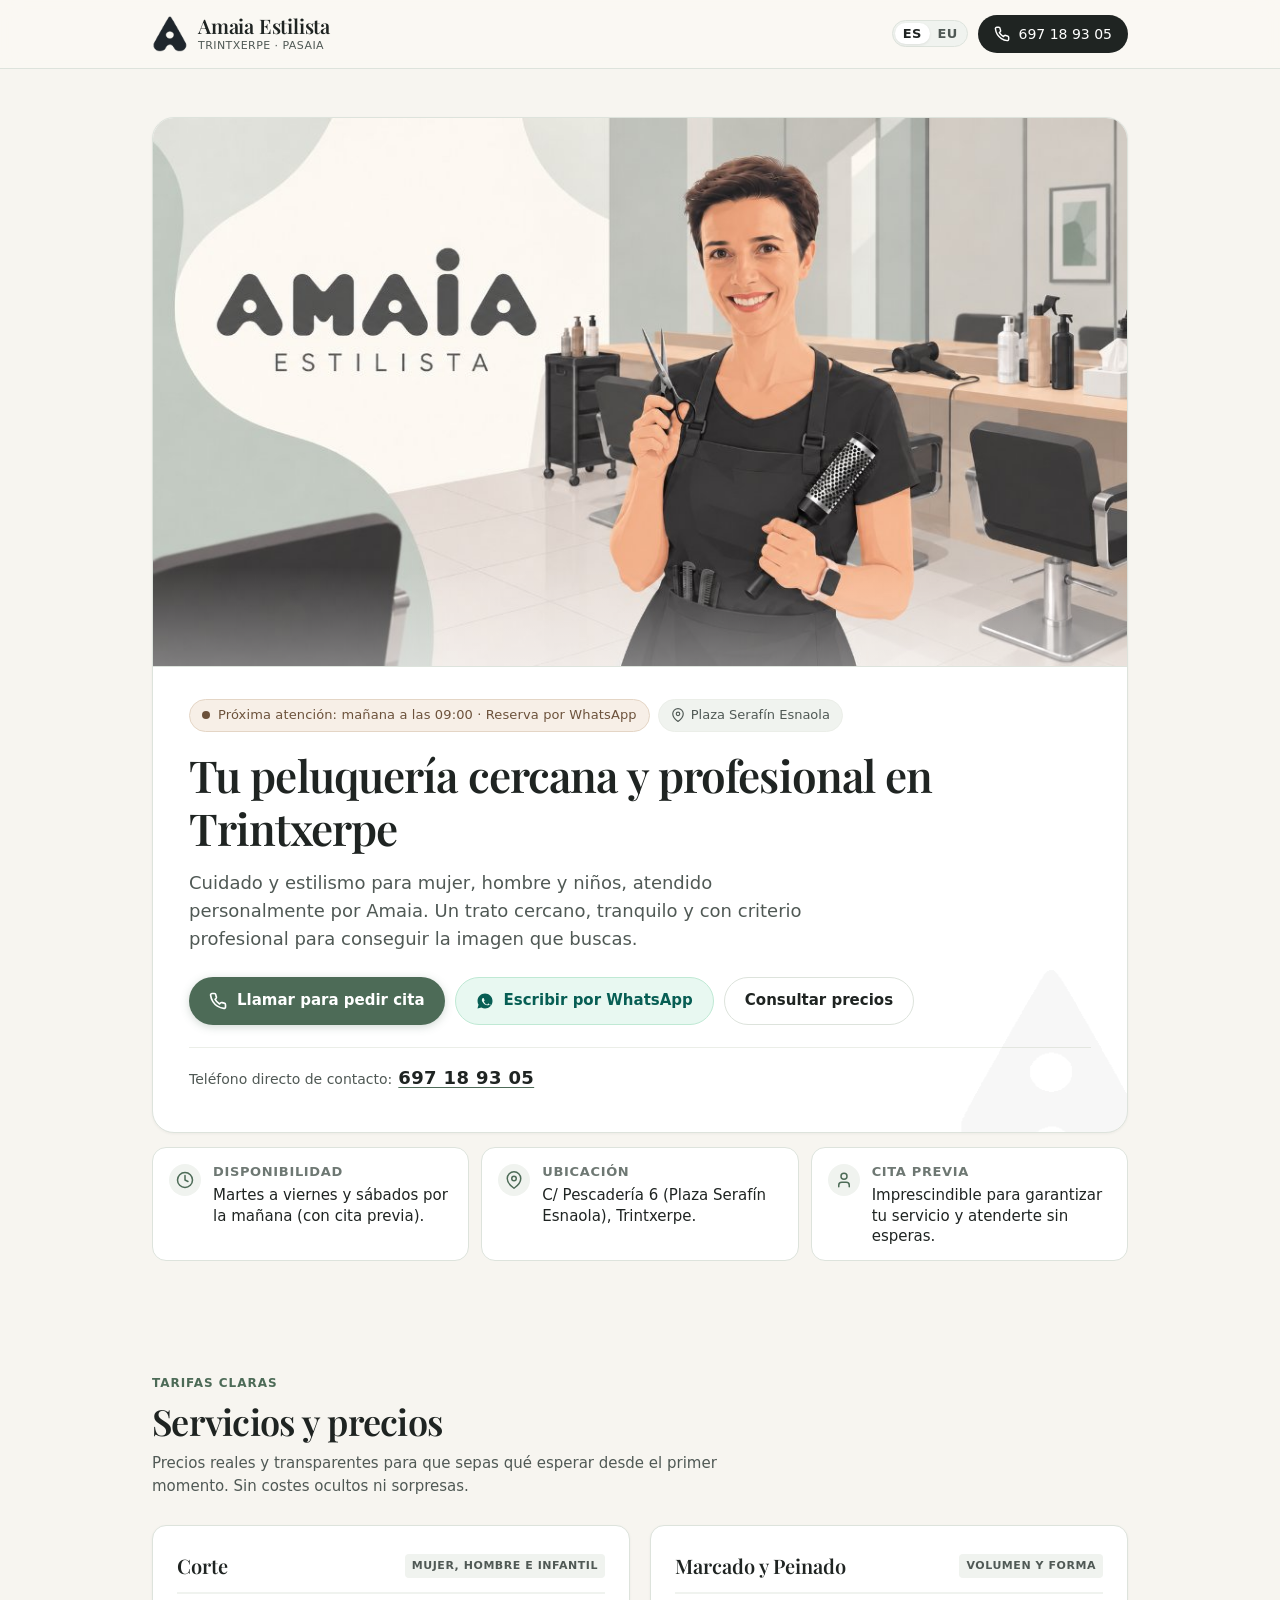
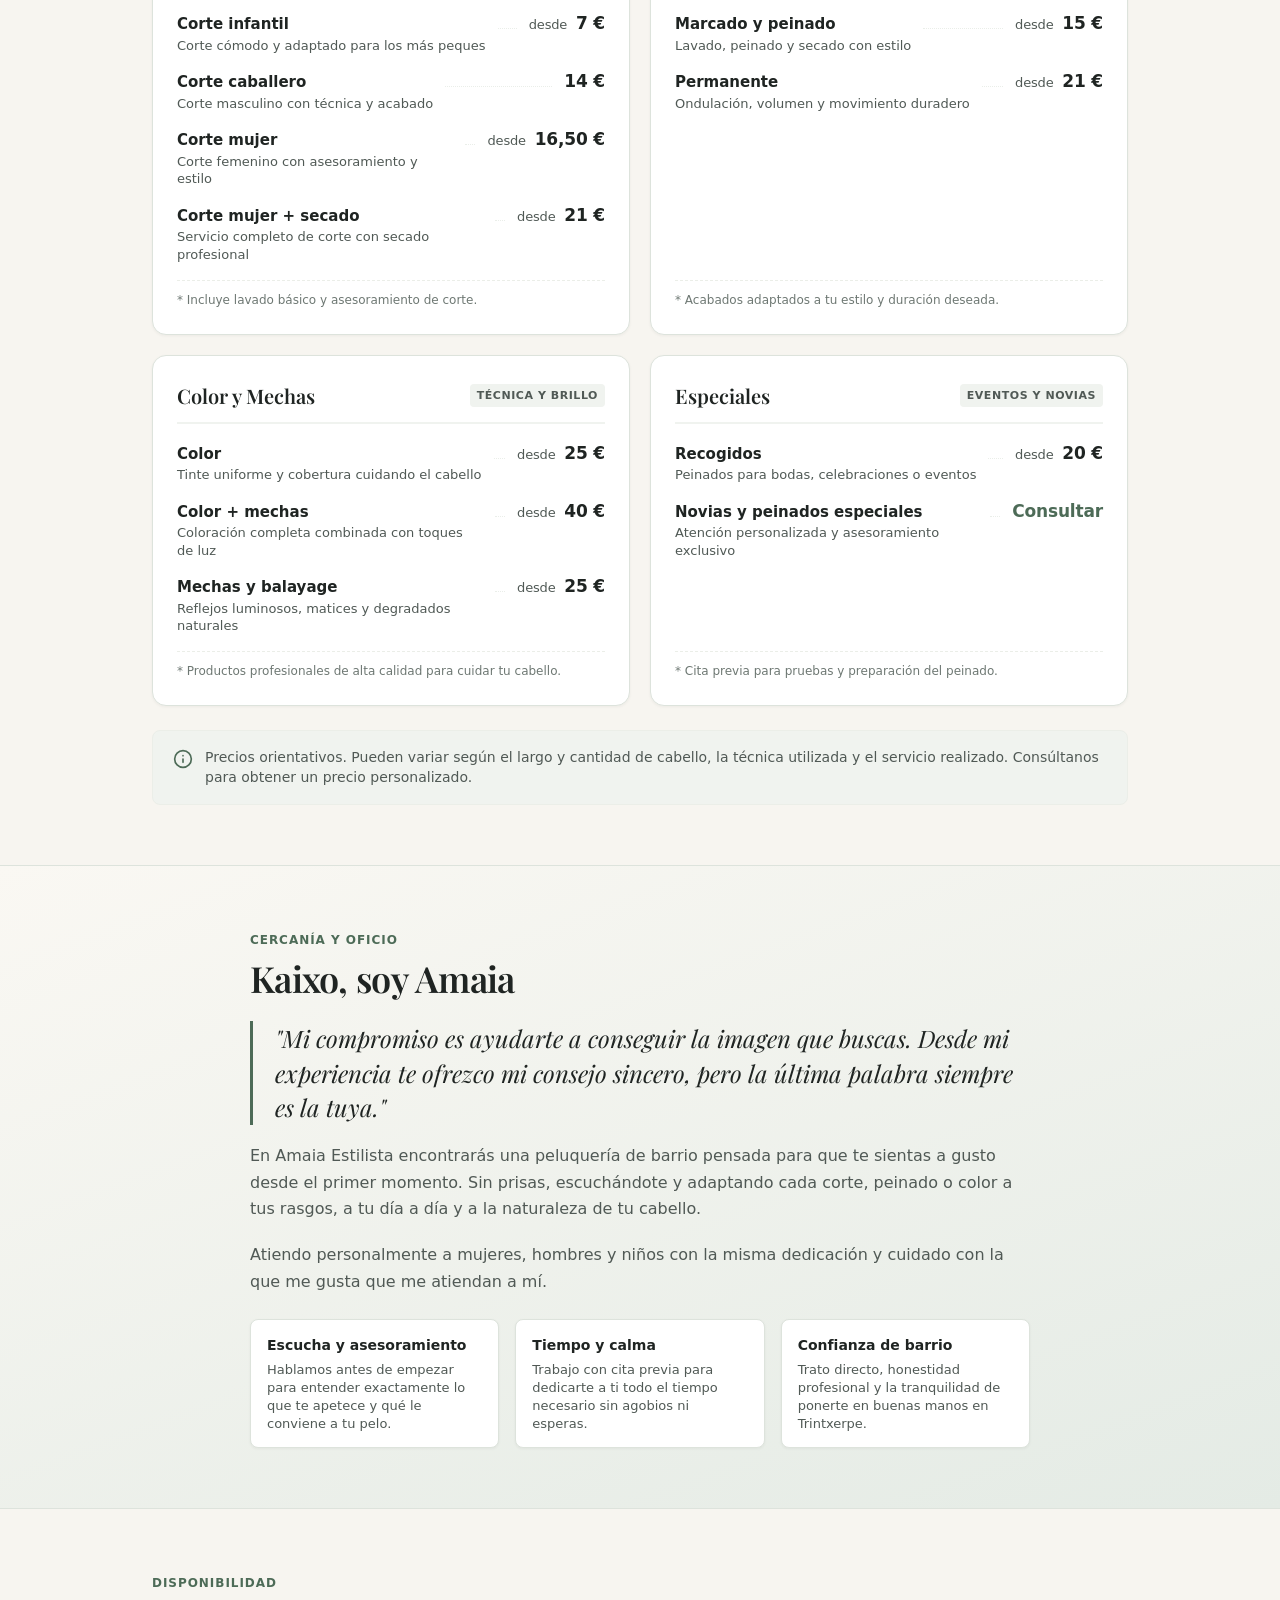
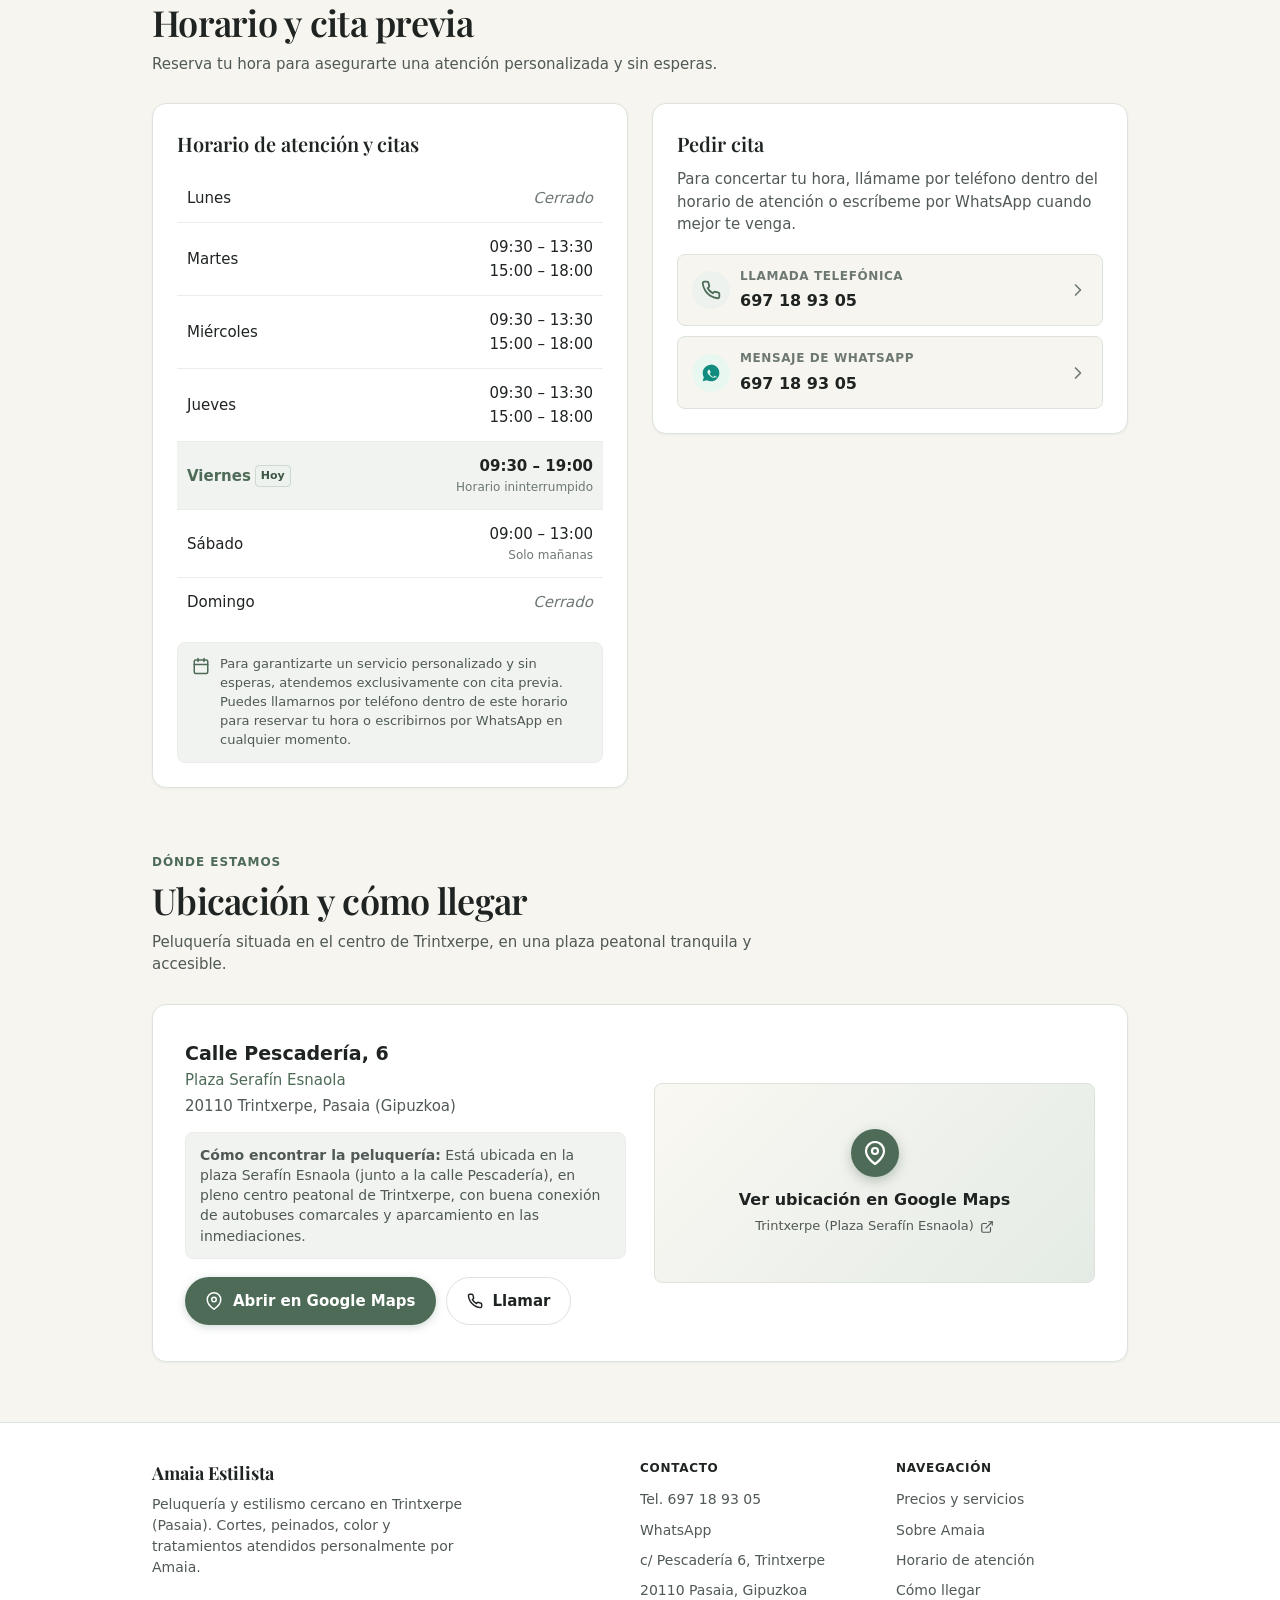
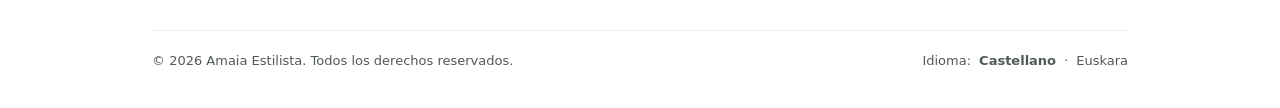
<file: index.html>
<!DOCTYPE html>
<html lang="es">
<head>
  <meta charset="UTF-8">
  <meta name="viewport" content="width=device-width, initial-scale=1.0">
  <title>Amaia Estilista | Peluquería en Trintxerpe, Pasaia</title>
  <meta name="description" content="Peluquería profesional y cercana en Trintxerpe, Pasaia. Cortes para mujer, hombre y niños, peinados, coloración y tratamientos. Pide cita previa: 697 18 93 05.">
  <meta name="robots" content="index, follow">

  <!-- Canónicos e idiomas -->
  <link rel="canonical" href="https://amaiaestilista.com/">
  <link rel="alternate" hreflang="es" href="https://amaiaestilista.com/">
  <link rel="alternate" hreflang="eu" href="https://amaiaestilista.com/eu/">
  <link rel="alternate" hreflang="x-default" href="https://amaiaestilista.com/">

  <!-- Open Graph / Redes sociales -->
  <meta property="og:type" content="business.business">
  <meta property="og:title" content="Amaia Estilista | Peluquería en Trintxerpe, Pasaia">
  <meta property="og:description" content="Peluquería profesional y cercana en Trintxerpe. Cortes, peinados, color y tratamientos personalizados. Cita previa: 697 18 93 05.">
  <meta property="og:url" content="https://amaiaestilista.com/">
  <meta property="og:image" content="https://amaiaestilista.com/assets/img/encabezado-amaia.jpg">
  <meta property="og:locale" content="es_ES">
  <meta property="og:locale:alternate" content="eu_ES">
  <meta name="twitter:card" content="summary_large_image">

  <!-- Iconos -->
  <link rel="icon" type="image/png" sizes="32x32" href="assets/img/favicon-32x32.png">
  <link rel="icon" type="image/png" href="favicon.png">
  <link rel="apple-touch-icon" sizes="180x180" href="assets/img/apple-touch-icon.png">

  <!-- Tipografía web optimizada -->
  <link rel="preconnect" href="https://fonts.googleapis.com">
  <link rel="preconnect" href="https://fonts.gstatic.com" crossorigin>
  <link href="https://fonts.googleapis.com/css2?family=Playfair+Display:ital,wght@0,500;0,600;0,700;1,400&display=swap" rel="stylesheet">

  <!-- Estilos -->
  <link rel="stylesheet" href="assets/css/style.css">

  <!-- Marcado estructurado Schema.org (JSON-LD) para SEO local -->
  <script type="application/ld+json">
  {
    "@context": "https://schema.org",
    "@type": "HairSalon",
    "@id": "https://amaiaestilista.com/#salon",
    "name": "Amaia Estilista",
    "image": "https://amaiaestilista.com/assets/img/logo-dark-192.png",
    "logo": "https://amaiaestilista.com/assets/img/logo-dark-192.png",
    "url": "https://amaiaestilista.com/",
    "telephone": "+34697189305",
    "priceRange": "€€",
    "address": {
      "@type": "PostalAddress",
      "streetAddress": "Calle Pescadería, 6 (Plaza Serafín Esnaola)",
      "addressLocality": "Pasaia",
      "addressRegion": "Gipuzkoa",
      "postalCode": "20110",
      "addressCountry": "ES"
    },
    "geo": {
      "@type": "GeoCoordinates",
      "latitude": 43.3238162,
      "longitude": -1.9311865
    },
    "hasMap": "https://www.google.com/maps/search/?api=1&query=43.3238162%2C-1.9311865",
    "openingHoursSpecification": [
      {
        "@type": "OpeningHoursSpecification",
        "dayOfWeek": ["Tuesday", "Wednesday", "Thursday"],
        "opens": "09:30",
        "closes": "13:30"
      },
      {
        "@type": "OpeningHoursSpecification",
        "dayOfWeek": ["Tuesday", "Wednesday", "Thursday"],
        "opens": "15:00",
        "closes": "18:00"
      },
      {
        "@type": "OpeningHoursSpecification",
        "dayOfWeek": ["Friday"],
        "opens": "09:30",
        "closes": "19:00"
      },
      {
        "@type": "OpeningHoursSpecification",
        "dayOfWeek": ["Saturday"],
        "opens": "09:00",
        "closes": "13:00"
      }
    ]
  }
  </script>
</head>
<body>
  <a href="#contenido" class="skip-link">Saltar al contenido principal</a>

  <!-- Cabecera de navegación -->
  <header class="site-header" role="banner">
    <div class="container header-inner">
      <a href="./" class="brand" aria-label="Amaia Estilista - Inicio">
        <div class="brand-symbol">
          <img src="assets/img/logo-dark-192.png" width="38" height="38" alt="Logotipo original de Amaia Estilista" decoding="async">
        </div>
        <div class="brand-text">
          <span class="brand-name">Amaia Estilista</span>
          <span class="brand-tagline">Trintxerpe · Pasaia</span>
        </div>
      </a>

      <div class="header-actions">
        <!-- Selector de idioma -->
        <nav class="lang-switch" aria-label="Seleccionar idioma">
          <span class="is-active" aria-current="true">ES</span>
          <a href="eu/" hreflang="eu" title="Euskarazko bertsioa">EU</a>
        </nav>

        <!-- Botón llamada directo en desktop -->
        <a href="tel:+34697189305" class="header-cta-phone" aria-label="Llamar al 697 18 93 05">
          <svg width="16" height="16" viewBox="0 0 24 24" fill="none" stroke="currentColor" stroke-width="2.2" stroke-linecap="round" stroke-linejoin="round" aria-hidden="true"><path d="M22 16.92v3a2 2 0 0 1-2.18 2 19.79 19.79 0 0 1-8.63-3.07 19.5 19.5 0 0 1-6-6 19.79 19.79 0 0 1-3.07-8.67A2 2 0 0 1 4.11 2h3a2 2 0 0 1 2 1.72 12.84 12.84 0 0 0 .7 2.81 2 2 0 0 1-.45 2.11L8.09 9.91a16 16 0 0 0 6 6l1.27-1.27a2 2 0 0 1 2.11-.45 12.84 12.84 0 0 0 2.81.7A2 2 0 0 1 22 16.92z"></path></svg>
          <span>697 18 93 05</span>
        </a>
      </div>
    </div>
  </header>

  <!-- Contenido principal -->
  <main id="contenido" role="main">

    <!-- Hero / Tarjeta de presentación -->
    <section class="hero-section" aria-label="Presentación de la peluquería">
      <div class="container">
        <div class="hero-card">
          <!-- Encabezado ilustrado de marca -->
          <figure class="hero-media">
            <img src="assets/img/encabezado-amaia.jpg" width="1024" height="576" alt="Amaia Estilista: ilustración de Amaia con tijeras y cepillo en su peluquería de Trintxerpe" fetchpriority="high" decoding="async">
          </figure>

          <div class="hero-meta-row">
            <div id="business-status" class="status-badge open">
              <span class="status-dot" aria-hidden="true"></span>
              <span>Atención exclusiva con cita previa · Martes a sábado</span>
            </div>
            <span class="location-pill">
              <svg width="14" height="14" viewBox="0 0 24 24" fill="none" stroke="currentColor" stroke-width="2" stroke-linecap="round" stroke-linejoin="round" aria-hidden="true"><path d="M21 10c0 7-9 13-9 13s-9-6-9-13a9 9 0 0 1 18 0z"></path><circle cx="12" cy="10" r="3"></circle></svg>
              Plaza Serafín Esnaola
            </span>
          </div>

          <h1 class="hero-title">Tu peluquería cercana y profesional en Trintxerpe</h1>
          <p class="hero-subtitle">Cuidado y estilismo para mujer, hombre y niños, atendido personalmente por Amaia. Un trato cercano, tranquilo y con criterio profesional para conseguir la imagen que buscas.</p>

          <div class="hero-cta-group">
            <a href="tel:+34697189305" class="btn btn-primary" aria-label="Llamar para pedir cita al 697 18 93 05">
              <svg width="18" height="18" viewBox="0 0 24 24" fill="none" stroke="currentColor" stroke-width="2.2" stroke-linecap="round" stroke-linejoin="round" aria-hidden="true"><path d="M22 16.92v3a2 2 0 0 1-2.18 2 19.79 19.79 0 0 1-8.63-3.07 19.5 19.5 0 0 1-6-6 19.79 19.79 0 0 1-3.07-8.67A2 2 0 0 1 4.11 2h3a2 2 0 0 1 2 1.72 12.84 12.84 0 0 0 .7 2.81 2 2 0 0 1-.45 2.11L8.09 9.91a16 16 0 0 0 6 6l1.27-1.27a2 2 0 0 1 2.11-.45 12.84 12.84 0 0 0 2.81.7A2 2 0 0 1 22 16.92z"></path></svg>
              <span>Llamar para pedir cita</span>
            </a>

            <a href="https://wa.me/34697189305?text=Hola%20Amaia,%20me%20gustar%C3%ADa%20pedir%20cita%20para%20la%20peluquer%C3%ADa" class="btn btn-whatsapp" target="_blank" rel="noopener noreferrer" aria-label="Enviar WhatsApp al 697 18 93 05">
              <svg width="18" height="18" viewBox="0 0 24 24" fill="currentColor" aria-hidden="true"><path d="M12.031 2c-5.523 0-10 4.477-10 10 0 1.77.46 3.487 1.332 5.006L2 22l5.17-1.356c1.464.798 3.12 1.22 4.861 1.22 5.523 0 10-4.477 10-10s-4.477-10-10-10zm5.836 14.167c-.244.686-1.218 1.263-1.854 1.341-.636.079-1.428.113-2.31-.17-1.745-.56-3.208-1.74-4.32-3.13-.198-.248-.387-.506-.566-.773-1.23-1.826-1.3-3.666-.31-4.88.24-.294.595-.455.975-.455.12 0 .237.013.348.026.31.037.464.088.668.577.25.6.855 2.088.93 2.242.075.154.125.334.025.534-.1.2-.15.324-.298.498-.15.174-.316.388-.452.521-.15.148-.306.31-.132.61.174.3.774 1.277 1.66 2.066 1.14 1.015 2.1 1.33 2.398 1.48.3.15.474.125.65-.075.174-.2.748-.874.948-1.174.2-.3.4-.25.673-.15.275.1.748.825 2.048 1.474.225.112.375.187.45.3.075.113.075.65-.169 1.336z"/></svg>
              <span>Escribir por WhatsApp</span>
            </a>

            <a href="#precios" class="btn btn-outline">Consultar precios</a>
          </div>

          <div class="hero-phone-highlight">
            <span>Teléfono directo de contacto:</span>
            <a href="tel:+34697189305" class="hero-phone-link">
              <span class="hero-phone-number">697 18 93 05</span>
            </a>
          </div>
        </div>

        <!-- Datos rápidos de consulta inmediata -->
        <div class="quick-facts" role="region" aria-label="Información clave rápida">
          <div class="fact-item">
            <div class="fact-icon" aria-hidden="true">
              <svg width="18" height="18" viewBox="0 0 24 24" fill="none" stroke="currentColor" stroke-width="2" stroke-linecap="round" stroke-linejoin="round"><circle cx="12" cy="12" r="10"></circle><polyline points="12 6 12 12 16 14"></polyline></svg>
            </div>
            <div class="fact-content">
              <h4>Disponibilidad</h4>
              <p>Martes a viernes y sábados por la mañana (con cita previa).</p>
            </div>
          </div>

          <div class="fact-item">
            <div class="fact-icon" aria-hidden="true">
              <svg width="18" height="18" viewBox="0 0 24 24" fill="none" stroke="currentColor" stroke-width="2" stroke-linecap="round" stroke-linejoin="round"><path d="M21 10c0 7-9 13-9 13s-9-6-9-13a9 9 0 0 1 18 0z"></path><circle cx="12" cy="10" r="3"></circle></svg>
            </div>
            <div class="fact-content">
              <h4>Ubicación</h4>
              <p>C/ Pescadería 6 (Plaza Serafín Esnaola), Trintxerpe.</p>
            </div>
          </div>

          <div class="fact-item">
            <div class="fact-icon" aria-hidden="true">
              <svg width="18" height="18" viewBox="0 0 24 24" fill="none" stroke="currentColor" stroke-width="2" stroke-linecap="round" stroke-linejoin="round"><path d="M19 21v-2a4 4 0 0 0-4-4H9a4 4 0 0 0-4 4v2"></path><circle cx="12" cy="7" r="4"></circle></svg>
            </div>
            <div class="fact-content">
              <h4>Cita previa</h4>
              <p>Imprescindible para garantizar tu servicio y atenderte sin esperas.</p>
            </div>
          </div>
        </div>
      </div>
    </section>

    <!-- Sección Servicios y Precios -->
    <section id="precios" class="section" aria-labelledby="precios-heading">
      <div class="container">
        <header class="section-header">
          <span class="section-label">Tarifas claras</span>
          <h2 id="precios-heading" class="section-title">Servicios y precios</h2>
          <p class="section-description">Precios reales y transparentes para que sepas qué esperar desde el primer momento. Sin costes ocultos ni sorpresas.</p>
        </header>

        <div class="pricing-grid">
          <!-- Tarjeta 1: Corte -->
          <article class="price-card">
            <div class="card-category-header">
              <h3 class="category-title">Corte</h3>
              <span class="category-badge">Mujer, hombre e infantil</span>
            </div>
            <ul class="service-list">
              <li class="service-item">
                <div class="service-info">
                  <span class="service-name">Corte infantil</span>
                  <span class="service-detail">Corte cómodo y adaptado para los más peques</span>
                </div>
                <div class="service-dots" aria-hidden="true"></div>
                <span class="service-price"><span class="price-prefix">desde</span> 7 €</span>
              </li>
              <li class="service-item">
                <div class="service-info">
                  <span class="service-name">Corte caballero</span>
                  <span class="service-detail">Corte masculino con técnica y acabado</span>
                </div>
                <div class="service-dots" aria-hidden="true"></div>
                <span class="service-price">14 €</span>
              </li>
              <li class="service-item">
                <div class="service-info">
                  <span class="service-name">Corte mujer</span>
                  <span class="service-detail">Corte femenino con asesoramiento y estilo</span>
                </div>
                <div class="service-dots" aria-hidden="true"></div>
                <span class="service-price"><span class="price-prefix">desde</span> 16,50 €</span>
              </li>
              <li class="service-item">
                <div class="service-info">
                  <span class="service-name">Corte mujer + secado</span>
                  <span class="service-detail">Servicio completo de corte con secado profesional</span>
                </div>
                <div class="service-dots" aria-hidden="true"></div>
                <span class="service-price"><span class="price-prefix">desde</span> 21 €</span>
              </li>
            </ul>
            <div class="price-card-footer">
              <span>* Incluye lavado básico y asesoramiento de corte.</span>
            </div>
          </article>

          <!-- Tarjeta 2: Marcado y Peinado -->
          <article class="price-card">
            <div class="card-category-header">
              <h3 class="category-title">Marcado y Peinado</h3>
              <span class="category-badge">Volumen y forma</span>
            </div>
            <ul class="service-list">
              <li class="service-item">
                <div class="service-info">
                  <span class="service-name">Marcado y peinado</span>
                  <span class="service-detail">Lavado, peinado y secado con estilo</span>
                </div>
                <div class="service-dots" aria-hidden="true"></div>
                <span class="service-price"><span class="price-prefix">desde</span> 15 €</span>
              </li>
              <li class="service-item">
                <div class="service-info">
                  <span class="service-name">Permanente</span>
                  <span class="service-detail">Ondulación, volumen y movimiento duradero</span>
                </div>
                <div class="service-dots" aria-hidden="true"></div>
                <span class="service-price"><span class="price-prefix">desde</span> 21 €</span>
              </li>
            </ul>
            <div class="price-card-footer">
              <span>* Acabados adaptados a tu estilo y duración deseada.</span>
            </div>
          </article>

          <!-- Tarjeta 3: Color y Mechas -->
          <article class="price-card">
            <div class="card-category-header">
              <h3 class="category-title">Color y Mechas</h3>
              <span class="category-badge">Técnica y brillo</span>
            </div>
            <ul class="service-list">
              <li class="service-item">
                <div class="service-info">
                  <span class="service-name">Color</span>
                  <span class="service-detail">Tinte uniforme y cobertura cuidando el cabello</span>
                </div>
                <div class="service-dots" aria-hidden="true"></div>
                <span class="service-price"><span class="price-prefix">desde</span> 25 €</span>
              </li>
              <li class="service-item">
                <div class="service-info">
                  <span class="service-name">Color + mechas</span>
                  <span class="service-detail">Coloración completa combinada con toques de luz</span>
                </div>
                <div class="service-dots" aria-hidden="true"></div>
                <span class="service-price"><span class="price-prefix">desde</span> 40 €</span>
              </li>
              <li class="service-item">
                <div class="service-info">
                  <span class="service-name">Mechas y balayage</span>
                  <span class="service-detail">Reflejos luminosos, matices y degradados naturales</span>
                </div>
                <div class="service-dots" aria-hidden="true"></div>
                <span class="service-price"><span class="price-prefix">desde</span> 25 €</span>
              </li>
            </ul>
            <div class="price-card-footer">
              <span>* Productos profesionales de alta calidad para cuidar tu cabello.</span>
            </div>
          </article>

          <!-- Tarjeta 4: Especiales y Eventos -->
          <article class="price-card">
            <div class="card-category-header">
              <h3 class="category-title">Especiales</h3>
              <span class="category-badge">Eventos y novias</span>
            </div>
            <ul class="service-list">
              <li class="service-item">
                <div class="service-info">
                  <span class="service-name">Recogidos</span>
                  <span class="service-detail">Peinados para bodas, celebraciones o eventos</span>
                </div>
                <div class="service-dots" aria-hidden="true"></div>
                <span class="service-price"><span class="price-prefix">desde</span> 20 €</span>
              </li>
              <li class="service-item">
                <div class="service-info">
                  <span class="service-name">Novias y peinados especiales</span>
                  <span class="service-detail">Atención personalizada y asesoramiento exclusivo</span>
                </div>
                <div class="service-dots" aria-hidden="true"></div>
                <span class="service-price service-price-consult">Consultar</span>
              </li>
            </ul>
            <div class="price-card-footer">
              <span>* Cita previa para pruebas y preparación del peinado.</span>
            </div>
          </article>
        </div>

        <div class="pricing-clarification">
          <svg class="pricing-clarification-icon" width="20" height="20" viewBox="0 0 24 24" fill="none" stroke="currentColor" stroke-width="2" stroke-linecap="round" stroke-linejoin="round" aria-hidden="true"><circle cx="12" cy="12" r="10"></circle><line x1="12" y1="16" x2="12" y2="12"></line><line x1="12" y1="8" x2="12.01" y2="8"></line></svg>
          <p>Precios orientativos. Pueden variar según el largo y cantidad de cabello, la técnica utilizada y el servicio realizado. Consúltanos para obtener un precio personalizado.</p>
        </div>
      </div>
    </section>

    <!-- Sección Sobre Amaia -->
    <section class="section about-section" aria-labelledby="sobre-heading">
      <div class="container">
        <div class="about-card">
          <span class="section-label">Cercanía y oficio</span>
          <h2 id="sobre-heading" class="section-title" style="margin-bottom: 20px;">Kaixo, soy Amaia</h2>
          
          <blockquote class="about-quote">
            "Mi compromiso es ayudarte a conseguir la imagen que buscas. Desde mi experiencia te ofrezco mi consejo sincero, pero la última palabra siempre es la tuya."
          </blockquote>

          <p class="about-text">
            En Amaia Estilista encontrarás una peluquería de barrio pensada para que te sientas a gusto desde el primer momento. Sin prisas, escuchándote y adaptando cada corte, peinado o color a tus rasgos, a tu día a día y a la naturaleza de tu cabello.
          </p>

          <p class="about-text">
            Atiendo personalmente a mujeres, hombres y niños con la misma dedicación y cuidado con la que me gusta que me atiendan a mí.
          </p>

          <div class="about-values">
            <div class="value-pill">
              <h4>Escucha y asesoramiento</h4>
              <p>Hablamos antes de empezar para entender exactamente lo que te apetece y qué le conviene a tu pelo.</p>
            </div>
            <div class="value-pill">
              <h4>Tiempo y calma</h4>
              <p>Trabajo con cita previa para dedicarte a ti todo el tiempo necesario sin agobios ni esperas.</p>
            </div>
            <div class="value-pill">
              <h4>Confianza de barrio</h4>
              <p>Trato directo, honestidad profesional y la tranquilidad de ponerte en buenas manos en Trintxerpe.</p>
            </div>
          </div>
        </div>
      </div>
    </section>

    <!-- Sección Horario y Citas -->
    <section id="horario" class="section" aria-labelledby="horario-heading">
      <div class="container">
        <header class="section-header">
          <span class="section-label">Disponibilidad</span>
          <h2 id="horario-heading" class="section-title">Horario y cita previa</h2>
          <p class="section-description">Reserva tu hora para asegurarte una atención personalizada y sin esperas.</p>
        </header>

        <div class="hours-contact-grid">
          <!-- Tarjeta de Horario semanal -->
          <div class="hours-card">
            <h3 style="font-family: var(--font-display); font-size: 1.25rem; font-weight: 600; color: var(--color-ink);">Horario de atención y citas</h3>
            <table class="hours-table" aria-label="Horario de atención y citas a lo largo de la semana">
              <tbody>
                <tr data-day="1">
                  <td class="day-col">Lunes</td>
                  <td class="time-col is-closed">Cerrado</td>
                </tr>
                <tr data-day="2">
                  <td class="day-col">Martes</td>
                  <td class="time-col">09:30 – 13:30<br>15:00 – 18:00</td>
                </tr>
                <tr data-day="3">
                  <td class="day-col">Miércoles</td>
                  <td class="time-col">09:30 – 13:30<br>15:00 – 18:00</td>
                </tr>
                <tr data-day="4">
                  <td class="day-col">Jueves</td>
                  <td class="time-col">09:30 – 13:30<br>15:00 – 18:00</td>
                </tr>
                <tr data-day="5">
                  <td class="day-col">Viernes</td>
                  <td class="time-col">
                    09:30 – 19:00
                    <span class="time-note">Horario ininterrumpido</span>
                  </td>
                </tr>
                <tr data-day="6">
                  <td class="day-col">Sábado</td>
                  <td class="time-col">
                    09:00 – 13:00
                    <span class="time-note">Solo mañanas</span>
                  </td>
                </tr>
                <tr data-day="0">
                  <td class="day-col">Domingo</td>
                  <td class="time-col is-closed">Cerrado</td>
                </tr>
              </tbody>
            </table>

            <div class="hours-note">
              <svg width="18" height="18" viewBox="0 0 24 24" fill="none" stroke="currentColor" stroke-width="2" stroke-linecap="round" stroke-linejoin="round" aria-hidden="true"><rect x="3" y="4" width="18" height="18" rx="2" ry="2"></rect><line x1="16" y1="2" x2="16" y2="6"></line><line x1="8" y1="2" x2="8" y2="6"></line><line x1="3" y1="10" x2="21" y2="10"></line></svg>
              <p>Para garantizarte un servicio personalizado y sin esperas, atendemos exclusivamente con cita previa. Puedes llamarnos por teléfono dentro de este horario para reservar tu hora o escribirnos por WhatsApp en cualquier momento.</p>
            </div>
          </div>

          <!-- Tarjeta de Reserva directa -->
          <div class="booking-card">
            <div>
              <h3 style="font-family: var(--font-display); font-size: 1.25rem; font-weight: 600; color: var(--color-ink); margin-bottom: 8px;">Pedir cita</h3>
              <p class="booking-message">Para concertar tu hora, llámame por teléfono dentro del horario de atención o escríbeme por WhatsApp cuando mejor te venga.</p>
            </div>

            <div class="direct-actions-box">
              <a href="tel:+34697189305" class="action-row" aria-label="Llamar al 697 18 93 05">
                <div class="action-info">
                  <div class="action-icon phone" aria-hidden="true">
                    <svg width="20" height="20" viewBox="0 0 24 24" fill="none" stroke="currentColor" stroke-width="2.2" stroke-linecap="round" stroke-linejoin="round"><path d="M22 16.92v3a2 2 0 0 1-2.18 2 19.79 19.79 0 0 1-8.63-3.07 19.5 19.5 0 0 1-6-6 19.79 19.79 0 0 1-3.07-8.67A2 2 0 0 1 4.11 2h3a2 2 0 0 1 2 1.72 12.84 12.84 0 0 0 .7 2.81 2 2 0 0 1-.45 2.11L8.09 9.91a16 16 0 0 0 6 6l1.27-1.27a2 2 0 0 1 2.11-.45 12.84 12.84 0 0 0 2.81.7A2 2 0 0 1 22 16.92z"></path></svg>
                  </div>
                  <div class="action-titles">
                    <h5>Llamada telefónica</h5>
                    <span class="action-value">697 18 93 05</span>
                  </div>
                </div>
                <div class="action-arrow" aria-hidden="true">
                  <svg width="20" height="20" viewBox="0 0 24 24" fill="none" stroke="currentColor" stroke-width="2" stroke-linecap="round" stroke-linejoin="round"><polyline points="9 18 15 12 9 6"></polyline></svg>
                </div>
              </a>

              <a href="https://wa.me/34697189305?text=Hola%20Amaia,%20me%20gustar%C3%ADa%20pedir%20cita%20para%20la%20peluquer%C3%ADa" class="action-row" target="_blank" rel="noopener noreferrer" aria-label="Enviar mensaje de WhatsApp al 697 18 93 05">
                <div class="action-info">
                  <div class="action-icon wa" aria-hidden="true">
                    <svg width="20" height="20" viewBox="0 0 24 24" fill="currentColor"><path d="M12.031 2c-5.523 0-10 4.477-10 10 0 1.77.46 3.487 1.332 5.006L2 22l5.17-1.356c1.464.798 3.12 1.22 4.861 1.22 5.523 0 10-4.477 10-10s-4.477-10-10-10zm5.836 14.167c-.244.686-1.218 1.263-1.854 1.341-.636.079-1.428.113-2.31-.17-1.745-.56-3.208-1.74-4.32-3.13-.198-.248-.387-.506-.566-.773-1.23-1.826-1.3-3.666-.31-4.88.24-.294.595-.455.975-.455.12 0 .237.013.348.026.31.037.464.088.668.577.25.6.855 2.088.93 2.242.075.154.125.334.025.534-.1.2-.15.324-.298.498-.15.174-.316.388-.452.521-.15.148-.306.31-.132.61.174.3.774 1.277 1.66 2.066 1.14 1.015 2.1 1.33 2.398 1.48.3.15.474.125.65-.075.174-.2.748-.874.948-1.174.2-.3.4-.25.673-.15.275.1.748.825 2.048 1.474.225.112.375.187.45.3.075.113.075.65-.169 1.336z"/></svg>
                  </div>
                  <div class="action-titles">
                    <h5>Mensaje de WhatsApp</h5>
                    <span class="action-value">697 18 93 05</span>
                  </div>
                </div>
                <div class="action-arrow" aria-hidden="true">
                  <svg width="20" height="20" viewBox="0 0 24 24" fill="none" stroke="currentColor" stroke-width="2" stroke-linecap="round" stroke-linejoin="round"><polyline points="9 18 15 12 9 6"></polyline></svg>
                </div>
              </a>
            </div>
          </div>
        </div>
      </div>
    </section>

    <!-- Sección Ubicación y Cómo llegar -->
    <section id="ubicacion" class="section" style="padding-top: 0;" aria-labelledby="ubicacion-heading">
      <div class="container">
        <header class="section-header">
          <span class="section-label">Dónde estamos</span>
          <h2 id="ubicacion-heading" class="section-title">Ubicación y cómo llegar</h2>
          <p class="section-description">Peluquería situada en el centro de Trintxerpe, en una plaza peatonal tranquila y accesible.</p>
        </header>

        <div class="location-card">
          <div class="location-details">
            <address class="location-address">
              <div class="location-street">Calle Pescadería, 6</div>
              <div class="location-reference">Plaza Serafín Esnaola</div>
              <div class="location-city">20110 Trintxerpe, Pasaia (Gipuzkoa)</div>
            </address>

            <div class="location-tips">
              <strong>Cómo encontrar la peluquería:</strong> Está ubicada en la plaza Serafín Esnaola (junto a la calle Pescadería), en pleno centro peatonal de Trintxerpe, con buena conexión de autobuses comarcales y aparcamiento en las inmediaciones.
            </div>

            <div class="location-actions">
              <a href="https://www.google.com/maps/search/?api=1&amp;query=43.3238162%2C-1.9311865" class="btn btn-primary" target="_blank" rel="noopener noreferrer">
                <svg width="18" height="18" viewBox="0 0 24 24" fill="none" stroke="currentColor" stroke-width="2" stroke-linecap="round" stroke-linejoin="round" aria-hidden="true"><path d="M21 10c0 7-9 13-9 13s-9-6-9-13a9 9 0 0 1 18 0z"></path><circle cx="12" cy="10" r="3"></circle></svg>
                <span>Abrir en Google Maps</span>
              </a>

              <a href="tel:+34697189305" class="btn btn-outline">
                <svg width="16" height="16" viewBox="0 0 24 24" fill="none" stroke="currentColor" stroke-width="2.2" stroke-linecap="round" stroke-linejoin="round" aria-hidden="true"><path d="M22 16.92v3a2 2 0 0 1-2.18 2 19.79 19.79 0 0 1-8.63-3.07 19.5 19.5 0 0 1-6-6 19.79 19.79 0 0 1-3.07-8.67A2 2 0 0 1 4.11 2h3a2 2 0 0 1 2 1.72 12.84 12.84 0 0 0 .7 2.81 2 2 0 0 1-.45 2.11L8.09 9.91a16 16 0 0 0 6 6l1.27-1.27a2 2 0 0 1 2.11-.45 12.84 12.84 0 0 0 2.81.7A2 2 0 0 1 22 16.92z"></path></svg>
                <span>Llamar</span>
              </a>
            </div>
          </div>

          <!-- Acceso directo visual a Google Maps -->
          <a href="https://www.google.com/maps/search/?api=1&amp;query=43.3238162%2C-1.9311865" class="map-visual-box" target="_blank" rel="noopener noreferrer" aria-label="Abrir mapa interactivo de Google Maps">
            <div class="map-pin-icon" aria-hidden="true">
              <svg width="24" height="24" viewBox="0 0 24 24" fill="none" stroke="currentColor" stroke-width="2.2" stroke-linecap="round" stroke-linejoin="round"><path d="M21 10c0 7-9 13-9 13s-9-6-9-13a9 9 0 0 1 18 0z"></path><circle cx="12" cy="10" r="3"></circle></svg>
            </div>
            <span class="map-visual-title">Ver ubicación en Google Maps</span>
            <span class="map-visual-sub">
              Trintxerpe (Plaza Serafín Esnaola)
              <svg width="14" height="14" viewBox="0 0 24 24" fill="none" stroke="currentColor" stroke-width="2" stroke-linecap="round" stroke-linejoin="round"><path d="M18 13v6a2 2 0 0 1-2 2H5a2 2 0 0 1-2-2V8a2 2 0 0 1 2-2h6"></path><polyline points="15 3 21 3 21 9"></polyline><line x1="10" y1="14" x2="21" y2="3"></line></svg>
            </span>
          </a>
        </div>
      </div>
    </section>

  </main>

  <!-- Pie de página -->
  <footer class="site-footer" role="contentinfo">
    <div class="container">
      <div class="footer-top">
        <div>
          <h4 class="footer-brand-title">Amaia Estilista</h4>
          <p class="footer-desc">Peluquería y estilismo cercano en Trintxerpe (Pasaia). Cortes, peinados, color y tratamientos atendidos personalmente por Amaia.</p>
        </div>

        <div class="footer-col">
          <h5>Contacto</h5>
          <ul>
            <li><a href="tel:+34697189305">Tel. 697 18 93 05</a></li>
            <li><a href="https://wa.me/34697189305" target="_blank" rel="noopener noreferrer">WhatsApp</a></li>
            <li>c/ Pescadería 6, Trintxerpe</li>
            <li>20110 Pasaia, Gipuzkoa</li>
          </ul>
        </div>

        <div class="footer-col">
          <h5>Navegación</h5>
          <ul>
            <li><a href="#precios">Precios y servicios</a></li>
            <li><a href="#sobre-heading">Sobre Amaia</a></li>
            <li><a href="#horario">Horario de atención</a></li>
            <li><a href="#ubicacion">Cómo llegar</a></li>
          </ul>
        </div>
      </div>

      <div class="footer-bottom">
        <p>&copy; 2026 Amaia Estilista. Todos los derechos reservados.</p>
        <div class="footer-lang-switch">
          <span>Idioma:</span>
          <strong>Castellano</strong> · <a href="eu/" hreflang="eu">Euskara</a>
        </div>
      </div>
    </div>
  </footer>

  <!-- Barra persistente móvil de llamada a la acción -->
  <aside class="mobile-action-bar" aria-label="Acciones rápidas para móvil">
    <a href="tel:+34697189305" class="mobile-bar-btn call" aria-label="Llamar al 697 18 93 05">
      <svg width="18" height="18" viewBox="0 0 24 24" fill="none" stroke="currentColor" stroke-width="2.2" stroke-linecap="round" stroke-linejoin="round" aria-hidden="true"><path d="M22 16.92v3a2 2 0 0 1-2.18 2 19.79 19.79 0 0 1-8.63-3.07 19.5 19.5 0 0 1-6-6 19.79 19.79 0 0 1-3.07-8.67A2 2 0 0 1 4.11 2h3a2 2 0 0 1 2 1.72 12.84 12.84 0 0 0 .7 2.81 2 2 0 0 1-.45 2.11L8.09 9.91a16 16 0 0 0 6 6l1.27-1.27a2 2 0 0 1 2.11-.45 12.84 12.84 0 0 0 2.81.7A2 2 0 0 1 22 16.92z"></path></svg>
      <span>Llamar</span>
    </a>

    <a href="https://wa.me/34697189305?text=Hola%20Amaia,%20me%20gustar%C3%ADa%20pedir%20cita%20para%20la%20peluquer%C3%ADa" class="mobile-bar-btn wa" target="_blank" rel="noopener noreferrer" aria-label="WhatsApp al 697 18 93 05">
      <svg width="18" height="18" viewBox="0 0 24 24" fill="currentColor" aria-hidden="true"><path d="M12.031 2c-5.523 0-10 4.477-10 10 0 1.77.46 3.487 1.332 5.006L2 22l5.17-1.356c1.464.798 3.12 1.22 4.861 1.22 5.523 0 10-4.477 10-10s-4.477-10-10-10zm5.836 14.167c-.244.686-1.218 1.263-1.854 1.341-.636.079-1.428.113-2.31-.17-1.745-.56-3.208-1.74-4.32-3.13-.198-.248-.387-.506-.566-.773-1.23-1.826-1.3-3.666-.31-4.88.24-.294.595-.455.975-.455.12 0 .237.013.348.026.31.037.464.088.668.577.25.6.855 2.088.93 2.242.075.154.125.334.025.534-.1.2-.15.324-.298.498-.15.174-.316.388-.452.521-.15.148-.306.31-.132.61.174.3.774 1.277 1.66 2.066 1.14 1.015 2.1 1.33 2.398 1.48.3.15.474.125.65-.075.174-.2.748-.874.948-1.174.2-.3.4-.25.673-.15.275.1.748.825 2.048 1.474.225.112.375.187.45.3.075.113.075.65-.169 1.336z"/></svg>
      <span>WhatsApp</span>
    </a>

    <a href="https://www.google.com/maps/search/?api=1&amp;query=43.3238162%2C-1.9311865" class="mobile-bar-btn map" target="_blank" rel="noopener noreferrer" aria-label="Abrir ubicación en Google Maps">
      <svg width="20" height="20" viewBox="0 0 24 24" fill="none" stroke="currentColor" stroke-width="2" stroke-linecap="round" stroke-linejoin="round" aria-hidden="true"><path d="M21 10c0 7-9 13-9 13s-9-6-9-13a9 9 0 0 1 18 0z"></path><circle cx="12" cy="10" r="3"></circle></svg>
    </a>
  </aside>

  <script src="assets/js/main.js" defer></script>
</body>
</html>
</file>
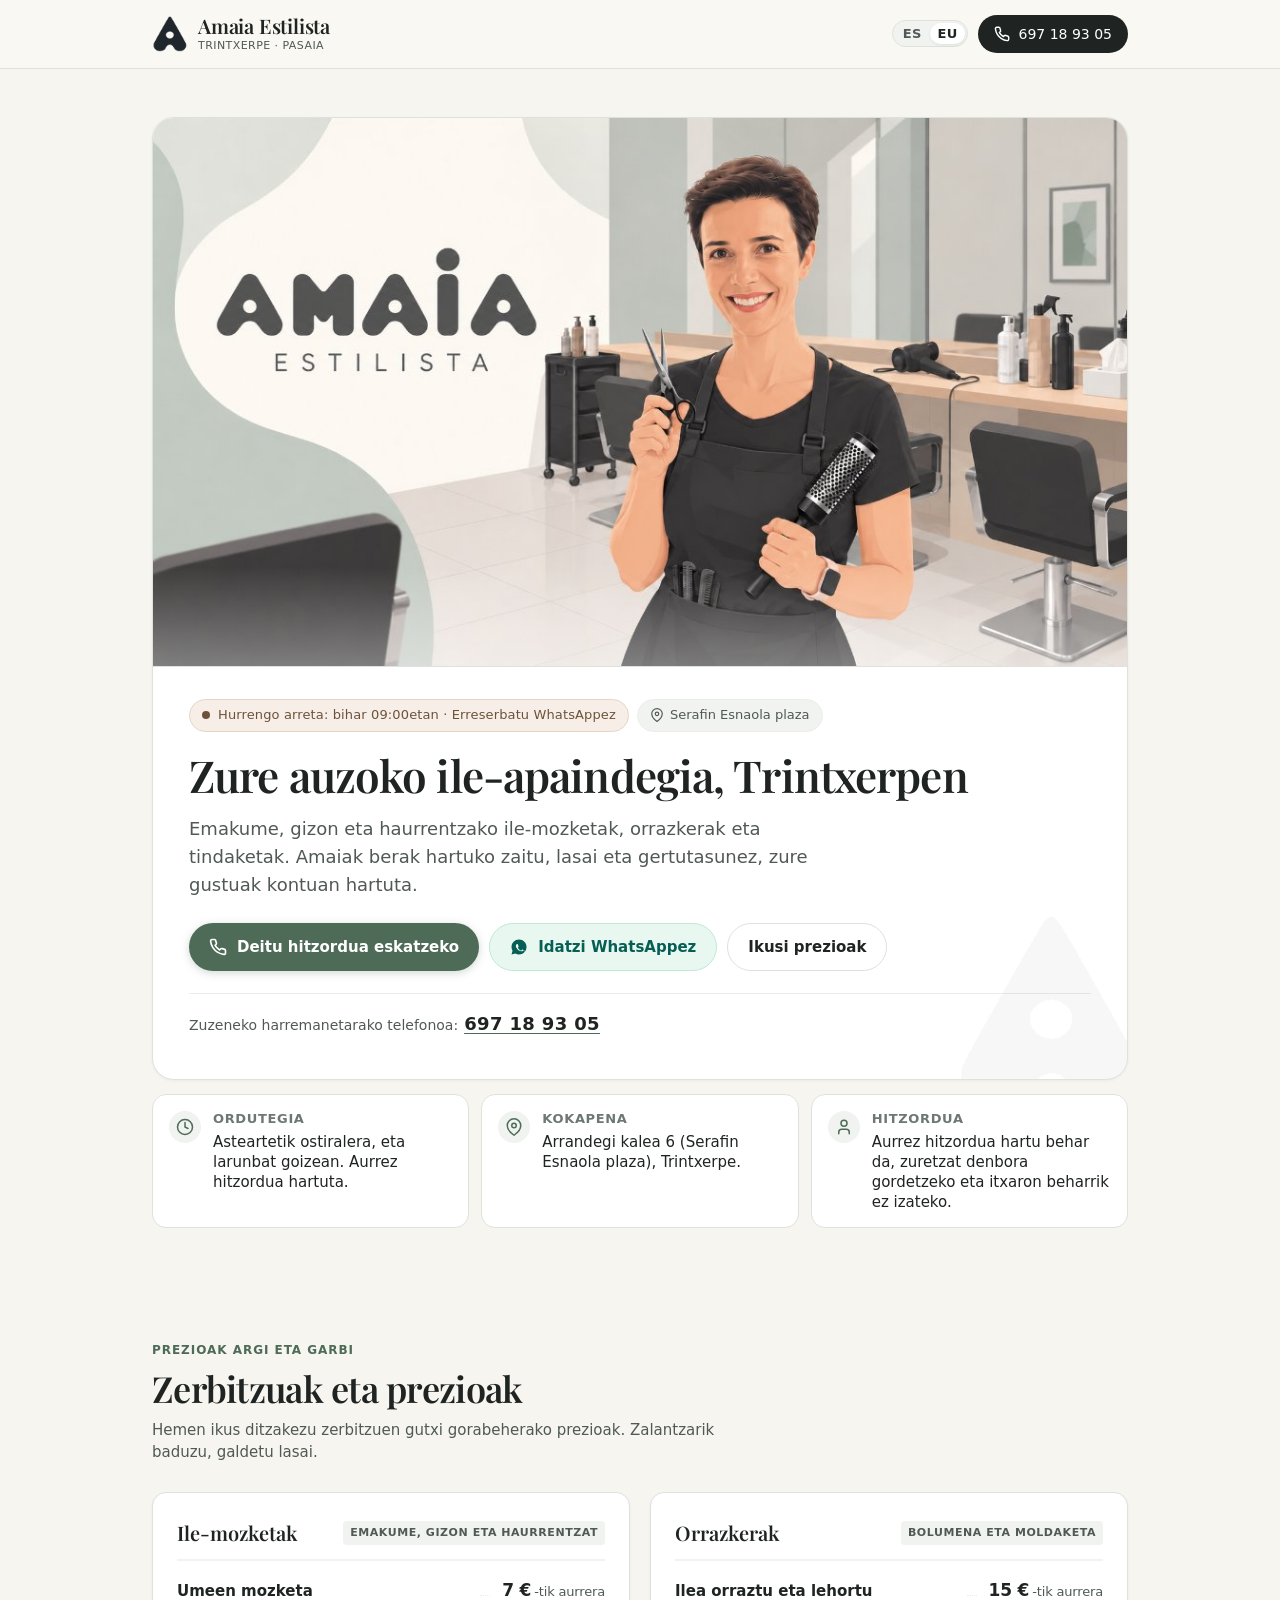
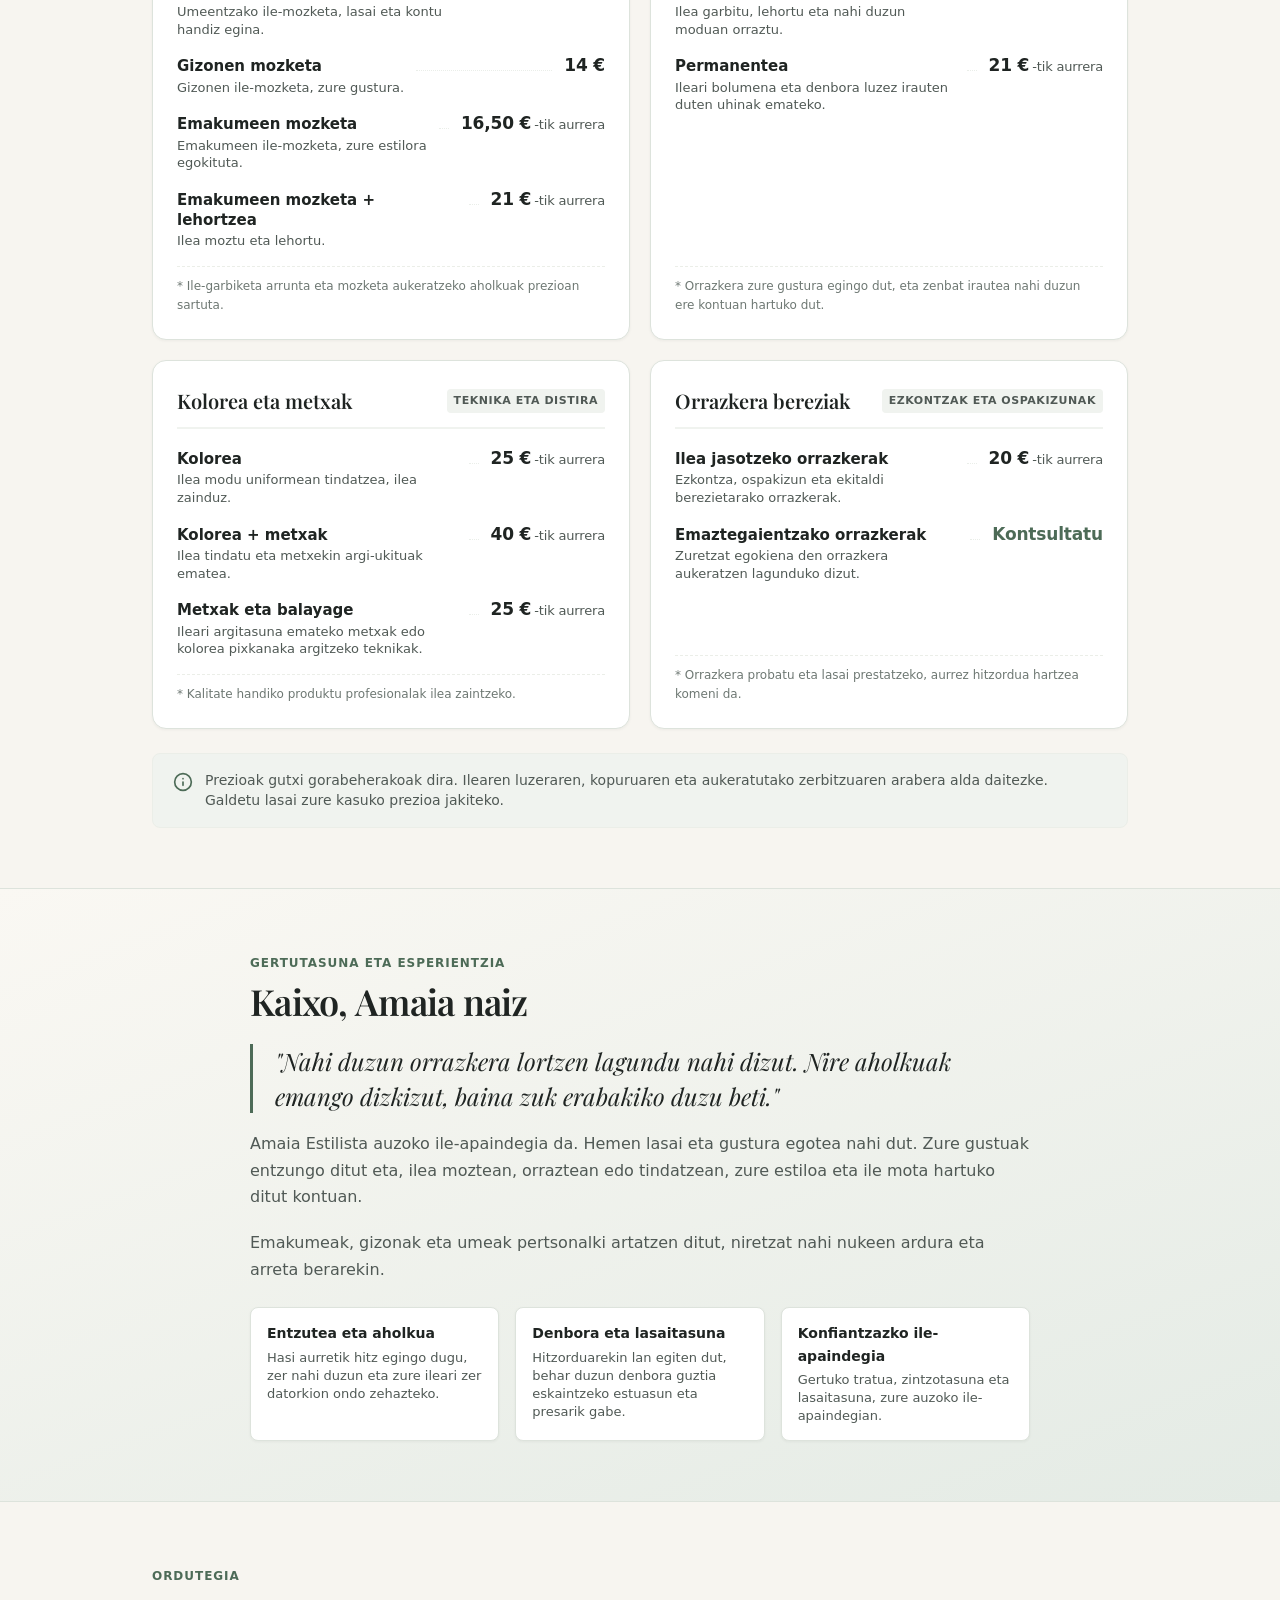
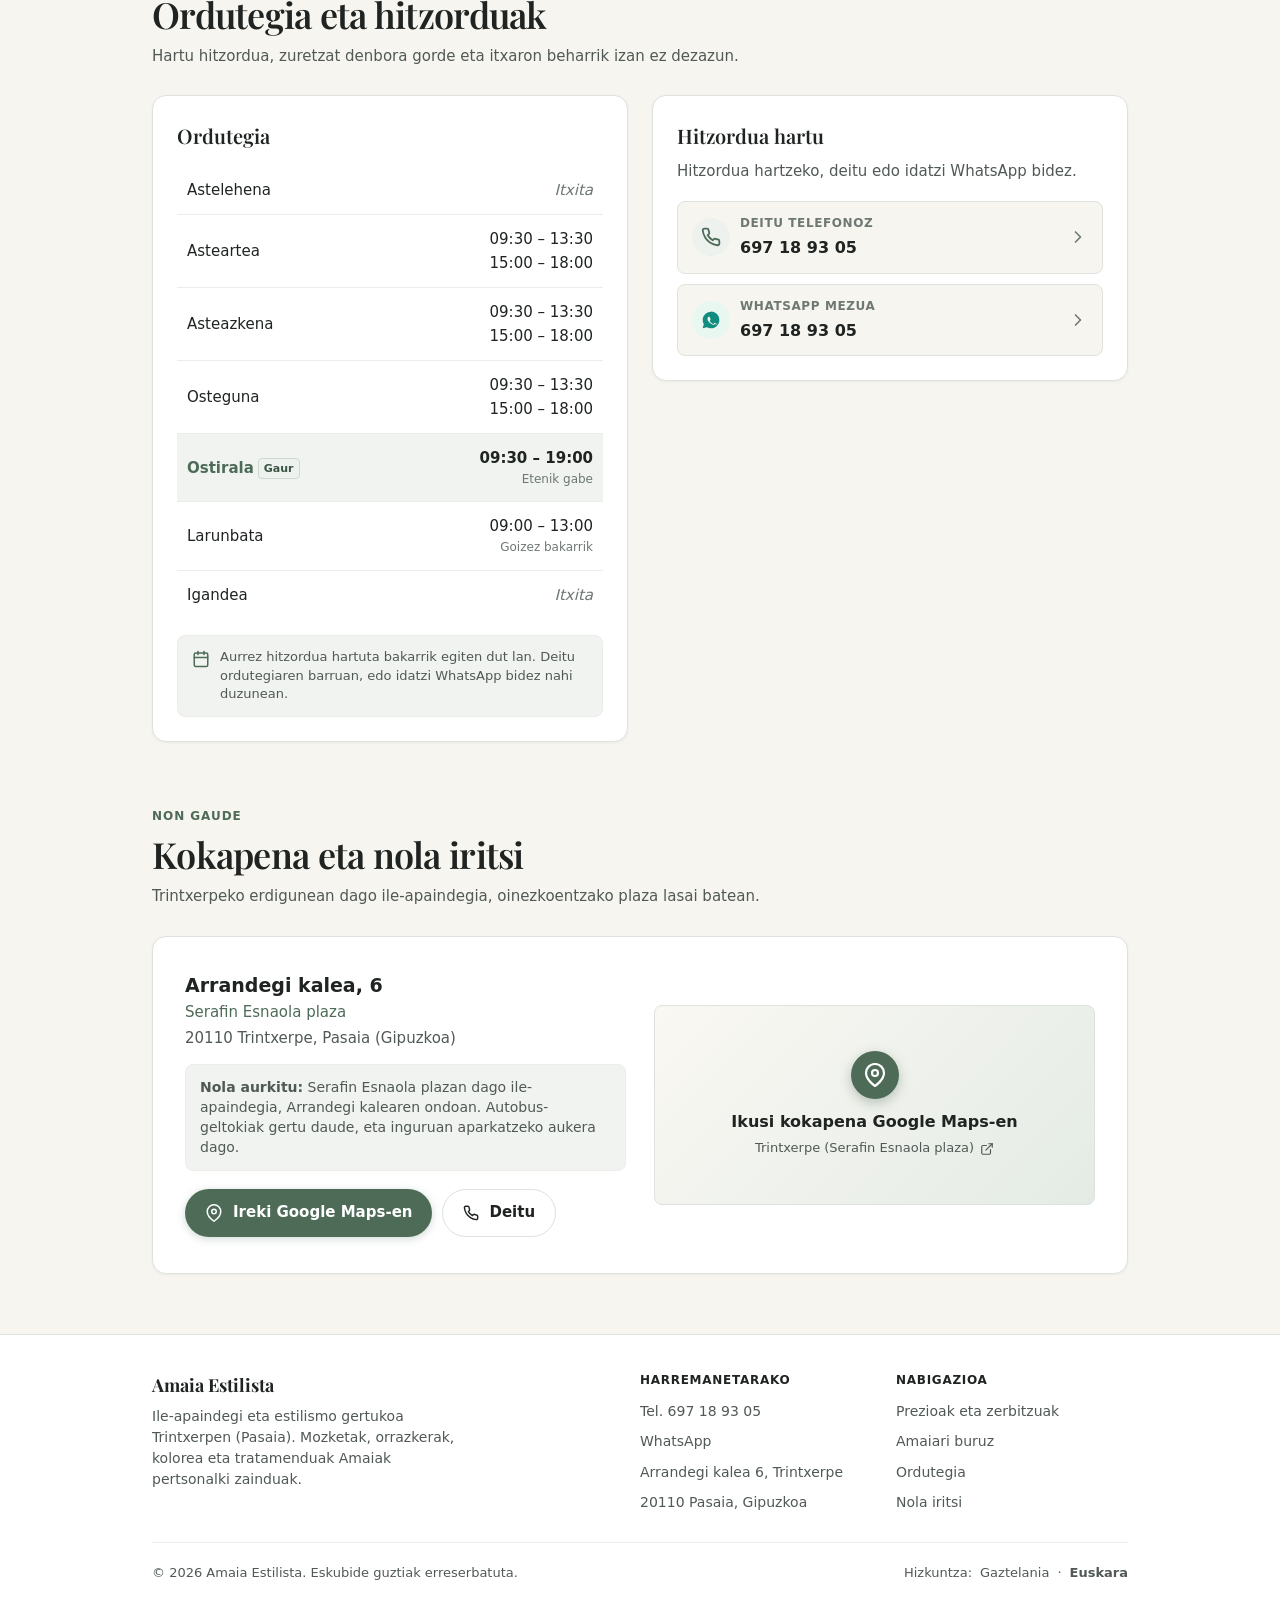
<file: eu/index.html>
<!DOCTYPE html>
<html lang="eu">
<head>
  <meta charset="UTF-8">
  <meta name="viewport" content="width=device-width, initial-scale=1.0">
  <title>Amaia Estilista | Ile-apaindegia Trintxerpen, Pasaia</title>
  <meta name="description" content="Ile-apaindegi profesional eta gertukoa Trintxerpen, Pasaian. Emakume, gizon eta umeentzako mozketak, orrazkerak, kolorea eta tratamenduak. Eskatu hitzordua: 697 18 93 05.">
  <meta name="robots" content="index, follow">

  <!-- Kanonikoak eta hizkuntzak -->
  <link rel="canonical" href="https://amaiaestilista.com/eu/">
  <link rel="alternate" hreflang="es" href="https://amaiaestilista.com/">
  <link rel="alternate" hreflang="eu" href="https://amaiaestilista.com/eu/">
  <link rel="alternate" hreflang="x-default" href="https://amaiaestilista.com/">

  <!-- Open Graph / Sare sozialak -->
  <meta property="og:type" content="business.business">
  <meta property="og:title" content="Amaia Estilista | Ile-apaindegia Trintxerpen, Pasaia">
  <meta property="og:description" content="Ile-apaindegi profesional eta gertukoa Trintxerpen. Mozketak, orrazkera, kolorea eta tratamendu pertsonalizatuak. Hitzordua: 697 18 93 05.">
  <meta property="og:url" content="https://amaiaestilista.com/eu/">
  <meta property="og:image" content="https://amaiaestilista.com/assets/img/encabezado-amaia.jpg">
  <meta property="og:locale" content="eu_ES">
  <meta property="og:locale:alternate" content="es_ES">
  <meta name="twitter:card" content="summary_large_image">

  <!-- Ikonoak -->
  <link rel="icon" type="image/png" sizes="32x32" href="../assets/img/favicon-32x32.png">
  <link rel="icon" type="image/png" href="../favicon.png">
  <link rel="apple-touch-icon" sizes="180x180" href="../assets/img/apple-touch-icon.png">

  <!-- Web-tipografia optimizatua -->
  <link rel="preconnect" href="https://fonts.googleapis.com">
  <link rel="preconnect" href="https://fonts.gstatic.com" crossorigin>
  <link href="https://fonts.googleapis.com/css2?family=Playfair+Display:ital,wght@0,500;0,600;0,700;1,400&display=swap" rel="stylesheet">

  <!-- Estiloak -->
  <link rel="stylesheet" href="../assets/css/style.css">

  <!-- Schema.org egituratutako datuak (JSON-LD) tokiko SEOrako -->
  <script type="application/ld+json">
  {
    "@context": "https://schema.org",
    "@type": "HairSalon",
    "@id": "https://amaiaestilista.com/#salon",
    "name": "Amaia Estilista",
    "image": "https://amaiaestilista.com/assets/img/logo-dark-192.png",
    "logo": "https://amaiaestilista.com/assets/img/logo-dark-192.png",
    "url": "https://amaiaestilista.com/eu/",
    "telephone": "+34697189305",
    "priceRange": "€€",
    "address": {
      "@type": "PostalAddress",
      "streetAddress": "Arrandegi kalea, 6 (Serafin Esnaola plaza)",
      "addressLocality": "Pasaia",
      "addressRegion": "Gipuzkoa",
      "postalCode": "20110",
      "addressCountry": "ES"
    },
    "geo": {
      "@type": "GeoCoordinates",
      "latitude": 43.3238162,
      "longitude": -1.9311865
    },
    "hasMap": "https://www.google.com/maps/search/?api=1&query=43.3238162%2C-1.9311865",
    "openingHoursSpecification": [
      {
        "@type": "OpeningHoursSpecification",
        "dayOfWeek": ["Tuesday", "Wednesday", "Thursday"],
        "opens": "09:30",
        "closes": "13:30"
      },
      {
        "@type": "OpeningHoursSpecification",
        "dayOfWeek": ["Tuesday", "Wednesday", "Thursday"],
        "opens": "15:00",
        "closes": "18:00"
      },
      {
        "@type": "OpeningHoursSpecification",
        "dayOfWeek": ["Friday"],
        "opens": "09:30",
        "closes": "19:00"
      },
      {
        "@type": "OpeningHoursSpecification",
        "dayOfWeek": ["Saturday"],
        "opens": "09:00",
        "closes": "13:00"
      }
    ]
  }
  </script>
</head>
<body>
  <a href="#edukia" class="skip-link">Eduki nagusira joan</a>

  <!-- Nabigazio-goiburua -->
  <header class="site-header" role="banner">
    <div class="container header-inner">
      <a href="./" class="brand" aria-label="Amaia Estilista - Hasiera">
        <div class="brand-symbol">
          <img src="../assets/img/logo-dark-192.png" width="38" height="38" alt="Amaia Estilistaren jatorrizko logotipoa" decoding="async">
        </div>
        <div class="brand-text">
          <span class="brand-name">Amaia Estilista</span>
          <span class="brand-tagline">Trintxerpe · Pasaia</span>
        </div>
      </a>

      <div class="header-actions">
        <!-- Hizkuntza-hautatzailea -->
        <nav class="lang-switch" aria-label="Hautatu hizkuntza">
          <a href="../" hreflang="es" title="Gaztelaniazko bertsioa">ES</a>
          <span class="is-active" aria-current="true">EU</span>
        </nav>

        <!-- Zuzeneko deia mahaigainean -->
        <a href="tel:+34697189305" class="header-cta-phone" aria-label="Deitu 697 18 93 05 zenbakira">
          <svg width="16" height="16" viewBox="0 0 24 24" fill="none" stroke="currentColor" stroke-width="2.2" stroke-linecap="round" stroke-linejoin="round" aria-hidden="true"><path d="M22 16.92v3a2 2 0 0 1-2.18 2 19.79 19.79 0 0 1-8.63-3.07 19.5 19.5 0 0 1-6-6 19.79 19.79 0 0 1-3.07-8.67A2 2 0 0 1 4.11 2h3a2 2 0 0 1 2 1.72 12.84 12.84 0 0 0 .7 2.81 2 2 0 0 1-.45 2.11L8.09 9.91a16 16 0 0 0 6 6l1.27-1.27a2 2 0 0 1 2.11-.45 12.84 12.84 0 0 0 2.81.7A2 2 0 0 1 22 16.92z"></path></svg>
          <span>697 18 93 05</span>
        </a>
      </div>
    </div>
  </header>

  <!-- Eduki nagusia -->
  <main id="edukia" role="main">

    <!-- Hero / Aurkezpen-txartela -->
    <section class="hero-section" aria-label="Ile-apaindegiaren aurkezpena">
      <div class="container">
        <div class="hero-card">
          <!-- Markaren goiburu irudia -->
          <figure class="hero-media">
            <img src="../assets/img/encabezado-amaia.jpg" width="1024" height="576" alt="Amaia Estilista: Amaia guraizeekin eta eskuilarekin Trintxerpeko ile-apaindegian" fetchpriority="high" decoding="async">
          </figure>

          <div class="hero-meta-row">
            <div id="business-status" class="status-badge open">
              <span class="status-dot" aria-hidden="true"></span>
              <span>Aurrez hitzordua hartuta · Asteartetik larunbatera</span>
            </div>
            <span class="location-pill">
              <svg width="14" height="14" viewBox="0 0 24 24" fill="none" stroke="currentColor" stroke-width="2" stroke-linecap="round" stroke-linejoin="round" aria-hidden="true"><path d="M21 10c0 7-9 13-9 13s-9-6-9-13a9 9 0 0 1 18 0z"></path><circle cx="12" cy="10" r="3"></circle></svg>
              Serafin Esnaola plaza
            </span>
          </div>

          <h1 class="hero-title">Zure auzoko ile-apaindegia, Trintxerpen</h1>
          <p class="hero-subtitle">Emakume, gizon eta haurrentzako ile-mozketak, orrazkerak eta tindaketak. Amaiak berak hartuko zaitu, lasai eta gertutasunez, zure gustuak kontuan hartuta.</p>

          <div class="hero-cta-group">
            <a href="tel:+34697189305" class="btn btn-primary" aria-label="Deitu hitzordua eskatzeko: 697 18 93 05">
              <svg width="18" height="18" viewBox="0 0 24 24" fill="none" stroke="currentColor" stroke-width="2.2" stroke-linecap="round" stroke-linejoin="round" aria-hidden="true"><path d="M22 16.92v3a2 2 0 0 1-2.18 2 19.79 19.79 0 0 1-8.63-3.07 19.5 19.5 0 0 1-6-6 19.79 19.79 0 0 1-3.07-8.67A2 2 0 0 1 4.11 2h3a2 2 0 0 1 2 1.72 12.84 12.84 0 0 0 .7 2.81 2 2 0 0 1-.45 2.11L8.09 9.91a16 16 0 0 0 6 6l1.27-1.27a2 2 0 0 1 2.11-.45 12.84 12.84 0 0 0 2.81.7A2 2 0 0 1 22 16.92z"></path></svg>
              <span>Deitu hitzordua eskatzeko</span>
            </a>

            <a href="https://wa.me/34697189305?text=Kaixo%20Amaia,%20ile-apaindegirako%20hitzordua%20eskatu%20nahi%20nuke" class="btn btn-whatsapp" target="_blank" rel="noopener noreferrer" aria-label="Idatzi WhatsApp mezua 697 18 93 05 zenbakira">
              <svg width="18" height="18" viewBox="0 0 24 24" fill="currentColor" aria-hidden="true"><path d="M12.031 2c-5.523 0-10 4.477-10 10 0 1.77.46 3.487 1.332 5.006L2 22l5.17-1.356c1.464.798 3.12 1.22 4.861 1.22 5.523 0 10-4.477 10-10s-4.477-10-10-10zm5.836 14.167c-.244.686-1.218 1.263-1.854 1.341-.636.079-1.428.113-2.31-.17-1.745-.56-3.208-1.74-4.32-3.13-.198-.248-.387-.506-.566-.773-1.23-1.826-1.3-3.666-.31-4.88.24-.294.595-.455.975-.455.12 0 .237.013.348.026.31.037.464.088.668.577.25.6.855 2.088.93 2.242.075.154.125.334.025.534-.1.2-.15.324-.298.498-.15.174-.316.388-.452.521-.15.148-.306.31-.132.61.174.3.774 1.277 1.66 2.066 1.14 1.015 2.1 1.33 2.398 1.48.3.15.474.125.65-.075.174-.2.748-.874.948-1.174.2-.3.4-.25.673-.15.275.1.748.825 2.048 1.474.225.112.375.187.45.3.075.113.075.65-.169 1.336z"/></svg>
              <span>Idatzi WhatsAppez</span>
            </a>

            <a href="#prezioak" class="btn btn-outline">Ikusi prezioak</a>
          </div>

          <div class="hero-phone-highlight">
            <span>Zuzeneko harremanetarako telefonoa:</span>
            <a href="tel:+34697189305" class="hero-phone-link">
              <span class="hero-phone-number">697 18 93 05</span>
            </a>
          </div>
        </div>

        <!-- Datu azkarrak -->
        <div class="quick-facts" role="region" aria-label="Funtsezko informazio azkarra">
          <div class="fact-item">
            <div class="fact-icon" aria-hidden="true">
              <svg width="18" height="18" viewBox="0 0 24 24" fill="none" stroke="currentColor" stroke-width="2" stroke-linecap="round" stroke-linejoin="round"><circle cx="12" cy="12" r="10"></circle><polyline points="12 6 12 12 16 14"></polyline></svg>
            </div>
            <div class="fact-content">
              <h4>Ordutegia</h4>
              <p>Asteartetik ostiralera, eta larunbat goizean. Aurrez hitzordua hartuta.</p>
            </div>
          </div>

          <div class="fact-item">
            <div class="fact-icon" aria-hidden="true">
              <svg width="18" height="18" viewBox="0 0 24 24" fill="none" stroke="currentColor" stroke-width="2" stroke-linecap="round" stroke-linejoin="round"><path d="M21 10c0 7-9 13-9 13s-9-6-9-13a9 9 0 0 1 18 0z"></path><circle cx="12" cy="10" r="3"></circle></svg>
            </div>
            <div class="fact-content">
              <h4>Kokapena</h4>
              <p>Arrandegi kalea 6 (Serafin Esnaola plaza), Trintxerpe.</p>
            </div>
          </div>

          <div class="fact-item">
            <div class="fact-icon" aria-hidden="true">
              <svg width="18" height="18" viewBox="0 0 24 24" fill="none" stroke="currentColor" stroke-width="2" stroke-linecap="round" stroke-linejoin="round"><path d="M19 21v-2a4 4 0 0 0-4-4H9a4 4 0 0 0-4 4v2"></path><circle cx="12" cy="7" r="4"></circle></svg>
            </div>
            <div class="fact-content">
              <h4>Hitzordua</h4>
              <p>Aurrez hitzordua hartu behar da, zuretzat denbora gordetzeko eta itxaron beharrik ez izateko.</p>
            </div>
          </div>
        </div>
      </div>
    </section>

    <!-- Zerbitzuak eta Prezioak -->
    <section id="prezioak" class="section" aria-labelledby="prezioak-heading">
      <div class="container">
        <header class="section-header">
          <span class="section-label">Prezioak argi eta garbi</span>
          <h2 id="prezioak-heading" class="section-title">Zerbitzuak eta prezioak</h2>
          <p class="section-description">Hemen ikus ditzakezu zerbitzuen gutxi gorabeherako prezioak. Zalantzarik baduzu, galdetu lasai.</p>
        </header>

        <div class="pricing-grid">
          <!-- 1. txartela: Moztu -->
          <article class="price-card">
            <div class="card-category-header">
              <h3 class="category-title">Ile-mozketak</h3>
              <span class="category-badge">Emakume, gizon eta haurrentzat</span>
            </div>
            <ul class="service-list">
              <li class="service-item">
                <div class="service-info">
                  <span class="service-name">Umeen mozketa</span>
                  <span class="service-detail">Umeentzako ile-mozketa, lasai eta kontu handiz egina.</span>
                </div>
                <div class="service-dots" aria-hidden="true"></div>
                <span class="service-price">7 €<span class="price-suffix">-tik aurrera</span></span>
              </li>
              <li class="service-item">
                <div class="service-info">
                  <span class="service-name">Gizonen mozketa</span>
                  <span class="service-detail">Gizonen ile-mozketa, zure gustura.</span>
                </div>
                <div class="service-dots" aria-hidden="true"></div>
                <span class="service-price">14 €</span>
              </li>
              <li class="service-item">
                <div class="service-info">
                  <span class="service-name">Emakumeen mozketa</span>
                  <span class="service-detail">Emakumeen ile-mozketa, zure estilora egokituta.</span>
                </div>
                <div class="service-dots" aria-hidden="true"></div>
                <span class="service-price">16,50 €<span class="price-suffix">-tik aurrera</span></span>
              </li>
              <li class="service-item">
                <div class="service-info">
                  <span class="service-name">Emakumeen mozketa + lehortzea</span>
                  <span class="service-detail">Ilea moztu eta lehortu.</span>
                </div>
                <div class="service-dots" aria-hidden="true"></div>
                <span class="service-price">21 €<span class="price-suffix">-tik aurrera</span></span>
              </li>
            </ul>
            <div class="price-card-footer">
              <span>* Ile-garbiketa arrunta eta mozketa aukeratzeko aholkuak prezioan sartuta.</span>
            </div>
          </article>

          <!-- 2. txartela: Orrazkerak -->
          <article class="price-card">
            <div class="card-category-header">
              <h3 class="category-title">Orrazkerak</h3>
              <span class="category-badge">Bolumena eta moldaketa</span>
            </div>
            <ul class="service-list">
              <li class="service-item">
                <div class="service-info">
                  <span class="service-name">Ilea orraztu eta lehortu</span>
                  <span class="service-detail">Ilea garbitu, lehortu eta nahi duzun moduan orraztu.</span>
                </div>
                <div class="service-dots" aria-hidden="true"></div>
                <span class="service-price">15 €<span class="price-suffix">-tik aurrera</span></span>
              </li>
              <li class="service-item">
                <div class="service-info">
                  <span class="service-name">Permanentea</span>
                  <span class="service-detail">Ileari bolumena eta denbora luzez irauten duten uhinak emateko.</span>
                </div>
                <div class="service-dots" aria-hidden="true"></div>
                <span class="service-price">21 €<span class="price-suffix">-tik aurrera</span></span>
              </li>
            </ul>
            <div class="price-card-footer">
              <span>* Orrazkera zure gustura egingo dut, eta zenbat irautea nahi duzun ere kontuan hartuko dut.</span>
            </div>
          </article>

          <!-- 3. txartela: Kolorea eta metxak -->
          <article class="price-card">
            <div class="card-category-header">
              <h3 class="category-title">Kolorea eta metxak</h3>
              <span class="category-badge">Teknika eta distira</span>
            </div>
            <ul class="service-list">
              <li class="service-item">
                <div class="service-info">
                  <span class="service-name">Kolorea</span>
                  <span class="service-detail">Ilea modu uniformean tindatzea, ilea zainduz.</span>
                </div>
                <div class="service-dots" aria-hidden="true"></div>
                <span class="service-price">25 €<span class="price-suffix">-tik aurrera</span></span>
              </li>
              <li class="service-item">
                <div class="service-info">
                  <span class="service-name">Kolorea + metxak</span>
                  <span class="service-detail">Ilea tindatu eta metxekin argi-ukituak ematea.</span>
                </div>
                <div class="service-dots" aria-hidden="true"></div>
                <span class="service-price">40 €<span class="price-suffix">-tik aurrera</span></span>
              </li>
              <li class="service-item">
                <div class="service-info">
                  <span class="service-name">Metxak eta balayage</span>
                  <span class="service-detail">Ileari argitasuna emateko metxak edo kolorea pixkanaka argitzeko teknikak.</span>
                </div>
                <div class="service-dots" aria-hidden="true"></div>
                <span class="service-price">25 €<span class="price-suffix">-tik aurrera</span></span>
              </li>
            </ul>
            <div class="price-card-footer">
              <span>* Kalitate handiko produktu profesionalak ilea zaintzeko.</span>
            </div>
          </article>

          <!-- 4. txartela: Orrazkera bereziak -->
          <article class="price-card">
            <div class="card-category-header">
              <h3 class="category-title">Orrazkera bereziak</h3>
              <span class="category-badge">Ezkontzak eta ospakizunak</span>
            </div>
            <ul class="service-list">
              <li class="service-item">
                <div class="service-info">
                  <span class="service-name">Ilea jasotzeko orrazkerak</span>
                  <span class="service-detail">Ezkontza, ospakizun eta ekitaldi berezietarako orrazkerak.</span>
                </div>
                <div class="service-dots" aria-hidden="true"></div>
                <span class="service-price">20 €<span class="price-suffix">-tik aurrera</span></span>
              </li>
              <li class="service-item">
                <div class="service-info">
                  <span class="service-name">Emaztegaientzako orrazkerak</span>
                  <span class="service-detail">Zuretzat egokiena den orrazkera aukeratzen lagunduko dizut.</span>
                </div>
                <div class="service-dots" aria-hidden="true"></div>
                <span class="service-price service-price-consult">Kontsultatu</span>
              </li>
            </ul>
            <div class="price-card-footer">
              <span>* Orrazkera probatu eta lasai prestatzeko, aurrez hitzordua hartzea komeni da.</span>
            </div>
          </article>
        </div>

        <div class="pricing-clarification">
          <svg class="pricing-clarification-icon" width="20" height="20" viewBox="0 0 24 24" fill="none" stroke="currentColor" stroke-width="2" stroke-linecap="round" stroke-linejoin="round" aria-hidden="true"><circle cx="12" cy="12" r="10"></circle><line x1="12" y1="16" x2="12" y2="12"></line><line x1="12" y1="8" x2="12.01" y2="8"></line></svg>
          <p>Prezioak gutxi gorabeherakoak dira. Ilearen luzeraren, kopuruaren eta aukeratutako zerbitzuaren arabera alda daitezke. Galdetu lasai zure kasuko prezioa jakiteko.</p>
        </div>
      </div>
    </section>

    <!-- Amaiari buruz -->
    <section class="section about-section" aria-labelledby="nor-heading">
      <div class="container">
        <div class="about-card">
          <span class="section-label">Gertutasuna eta esperientzia</span>
          <h2 id="nor-heading" class="section-title" style="margin-bottom: 20px;">Kaixo, Amaia naiz</h2>
          
          <blockquote class="about-quote">
            "Nahi duzun orrazkera lortzen lagundu nahi dizut. Nire aholkuak emango dizkizut, baina zuk erabakiko duzu beti."
          </blockquote>

          <p class="about-text">
            Amaia Estilista auzoko ile-apaindegia da. Hemen lasai eta gustura egotea nahi dut. Zure gustuak entzungo ditut eta, ilea moztean, orraztean edo tindatzean, zure estiloa eta ile mota hartuko ditut kontuan.
          </p>

          <p class="about-text">
            Emakumeak, gizonak eta umeak pertsonalki artatzen ditut, niretzat nahi nukeen ardura eta arreta berarekin.
          </p>

          <div class="about-values">
            <div class="value-pill">
              <h4>Entzutea eta aholkua</h4>
              <p>Hasi aurretik hitz egingo dugu, zer nahi duzun eta zure ileari zer datorkion ondo zehazteko.</p>
            </div>
            <div class="value-pill">
              <h4>Denbora eta lasaitasuna</h4>
              <p>Hitzorduarekin lan egiten dut, behar duzun denbora guztia eskaintzeko estuasun eta presarik gabe.</p>
            </div>
            <div class="value-pill">
              <h4>Konfiantzazko ile-apaindegia</h4>
              <p>Gertuko tratua, zintzotasuna eta lasaitasuna, zure auzoko ile-apaindegian.</p>
            </div>
          </div>
        </div>
      </div>
    </section>

    <!-- Ordutegia eta Hitzorduak -->
    <section id="ordutegia" class="section" aria-labelledby="ordutegia-heading">
      <div class="container">
        <header class="section-header">
          <span class="section-label">Ordutegia</span>
          <h2 id="ordutegia-heading" class="section-title">Ordutegia eta hitzorduak</h2>
          <p class="section-description">Hartu hitzordua, zuretzat denbora gorde eta itxaron beharrik izan ez dezazun.</p>
        </header>

        <div class="hours-contact-grid">
          <!-- Asteko ordutegia -->
          <div class="hours-card">
            <h3 style="font-family: var(--font-display); font-size: 1.25rem; font-weight: 600; color: var(--color-ink);">Ordutegia</h3>
            <table class="hours-table" aria-label="Hitzordu bidezko arreta-ordutegia asteartean eta astean zehar">
              <tbody>
                <tr data-day="1">
                  <td class="day-col">Astelehena</td>
                  <td class="time-col is-closed">Itxita</td>
                </tr>
                <tr data-day="2">
                  <td class="day-col">Asteartea</td>
                  <td class="time-col">09:30 – 13:30<br>15:00 – 18:00</td>
                </tr>
                <tr data-day="3">
                  <td class="day-col">Asteazkena</td>
                  <td class="time-col">09:30 – 13:30<br>15:00 – 18:00</td>
                </tr>
                <tr data-day="4">
                  <td class="day-col">Osteguna</td>
                  <td class="time-col">09:30 – 13:30<br>15:00 – 18:00</td>
                </tr>
                <tr data-day="5">
                  <td class="day-col">Ostirala</td>
                  <td class="time-col">
                    09:30 – 19:00
                    <span class="time-note">Etenik gabe</span>
                  </td>
                </tr>
                <tr data-day="6">
                  <td class="day-col">Larunbata</td>
                  <td class="time-col">
                    09:00 – 13:00
                    <span class="time-note">Goizez bakarrik</span>
                  </td>
                </tr>
                <tr data-day="0">
                  <td class="day-col">Igandea</td>
                  <td class="time-col is-closed">Itxita</td>
                </tr>
              </tbody>
            </table>

            <div class="hours-note">
              <svg width="18" height="18" viewBox="0 0 24 24" fill="none" stroke="currentColor" stroke-width="2" stroke-linecap="round" stroke-linejoin="round" aria-hidden="true"><rect x="3" y="4" width="18" height="18" rx="2" ry="2"></rect><line x1="16" y1="2" x2="16" y2="6"></line><line x1="8" y1="2" x2="8" y2="6"></line><line x1="3" y1="10" x2="21" y2="10"></line></svg>
              <p>Aurrez hitzordua hartuta bakarrik egiten dut lan. Deitu ordutegiaren barruan, edo idatzi WhatsApp bidez nahi duzunean.</p>
            </div>
          </div>

          <!-- Zuzeneko hitzordua -->
          <div class="booking-card">
            <div>
              <h3 style="font-family: var(--font-display); font-size: 1.25rem; font-weight: 600; color: var(--color-ink); margin-bottom: 8px;">Hitzordua hartu</h3>
              <p class="booking-message">Hitzordua hartzeko, deitu edo idatzi WhatsApp bidez.</p>
            </div>

            <div class="direct-actions-box">
              <a href="tel:+34697189305" class="action-row" aria-label="Deitu 697 18 93 05 zenbakira">
                <div class="action-info">
                  <div class="action-icon phone" aria-hidden="true">
                    <svg width="20" height="20" viewBox="0 0 24 24" fill="none" stroke="currentColor" stroke-width="2.2" stroke-linecap="round" stroke-linejoin="round"><path d="M22 16.92v3a2 2 0 0 1-2.18 2 19.79 19.79 0 0 1-8.63-3.07 19.5 19.5 0 0 1-6-6 19.79 19.79 0 0 1-3.07-8.67A2 2 0 0 1 4.11 2h3a2 2 0 0 1 2 1.72 12.84 12.84 0 0 0 .7 2.81 2 2 0 0 1-.45 2.11L8.09 9.91a16 16 0 0 0 6 6l1.27-1.27a2 2 0 0 1 2.11-.45 12.84 12.84 0 0 0 2.81.7A2 2 0 0 1 22 16.92z"></path></svg>
                  </div>
                  <div class="action-titles">
                    <h5>Deitu telefonoz</h5>
                    <span class="action-value">697 18 93 05</span>
                  </div>
                </div>
                <div class="action-arrow" aria-hidden="true">
                  <svg width="20" height="20" viewBox="0 0 24 24" fill="none" stroke="currentColor" stroke-width="2" stroke-linecap="round" stroke-linejoin="round"><polyline points="9 18 15 12 9 6"></polyline></svg>
                </div>
              </a>

              <a href="https://wa.me/34697189305?text=Kaixo%20Amaia,%20ile-apaindegirako%20hitzordua%20eskatu%20nahi%20nuke" class="action-row" target="_blank" rel="noopener noreferrer" aria-label="Bidali WhatsApp mezua 697 18 93 05 zenbakira">
                <div class="action-info">
                  <div class="action-icon wa" aria-hidden="true">
                    <svg width="20" height="20" viewBox="0 0 24 24" fill="currentColor"><path d="M12.031 2c-5.523 0-10 4.477-10 10 0 1.77.46 3.487 1.332 5.006L2 22l5.17-1.356c1.464.798 3.12 1.22 4.861 1.22 5.523 0 10-4.477 10-10s-4.477-10-10-10zm5.836 14.167c-.244.686-1.218 1.263-1.854 1.341-.636.079-1.428.113-2.31-.17-1.745-.56-3.208-1.74-4.32-3.13-.198-.248-.387-.506-.566-.773-1.23-1.826-1.3-3.666-.31-4.88.24-.294.595-.455.975-.455.12 0 .237.013.348.026.31.037.464.088.668.577.25.6.855 2.088.93 2.242.075.154.125.334.025.534-.1.2-.15.324-.298.498-.15.174-.316.388-.452.521-.15.148-.306.31-.132.61.174.3.774 1.277 1.66 2.066 1.14 1.015 2.1 1.33 2.398 1.48.3.15.474.125.65-.075.174-.2.748-.874.948-1.174.2-.3.4-.25.673-.15.275.1.748.825 2.048 1.474.225.112.375.187.45.3.075.113.075.65-.169 1.336z"/></svg>
                  </div>
                  <div class="action-titles">
                    <h5>WhatsApp mezua</h5>
                    <span class="action-value">697 18 93 05</span>
                  </div>
                </div>
                <div class="action-arrow" aria-hidden="true">
                  <svg width="20" height="20" viewBox="0 0 24 24" fill="none" stroke="currentColor" stroke-width="2" stroke-linecap="round" stroke-linejoin="round"><polyline points="9 18 15 12 9 6"></polyline></svg>
                </div>
              </a>
            </div>
          </div>
        </div>
      </div>
    </section>

    <!-- Kokapena eta Nola iritsi -->
    <section id="kokapena" class="section" style="padding-top: 0;" aria-labelledby="kokapena-heading">
      <div class="container">
        <header class="section-header">
          <span class="section-label">Non gaude</span>
          <h2 id="kokapena-heading" class="section-title">Kokapena eta nola iritsi</h2>
          <p class="section-description">Trintxerpeko erdigunean dago ile-apaindegia, oinezkoentzako plaza lasai batean.</p>
        </header>

        <div class="location-card">
          <div class="location-details">
            <address class="location-address">
              <div class="location-street">Arrandegi kalea, 6</div>
              <div class="location-reference">Serafin Esnaola plaza</div>
              <div class="location-city">20110 Trintxerpe, Pasaia (Gipuzkoa)</div>
            </address>

            <div class="location-tips">
              <strong>Nola aurkitu:</strong> Serafin Esnaola plazan dago ile-apaindegia, Arrandegi kalearen ondoan. Autobus-geltokiak gertu daude, eta inguruan aparkatzeko aukera dago.
            </div>

            <div class="location-actions">
              <a href="https://www.google.com/maps/search/?api=1&amp;query=43.3238162%2C-1.9311865" class="btn btn-primary" target="_blank" rel="noopener noreferrer">
                <svg width="18" height="18" viewBox="0 0 24 24" fill="none" stroke="currentColor" stroke-width="2" stroke-linecap="round" stroke-linejoin="round" aria-hidden="true"><path d="M21 10c0 7-9 13-9 13s-9-6-9-13a9 9 0 0 1 18 0z"></path><circle cx="12" cy="10" r="3"></circle></svg>
                <span>Ireki Google Maps-en</span>
              </a>

              <a href="tel:+34697189305" class="btn btn-outline">
                <svg width="16" height="16" viewBox="0 0 24 24" fill="none" stroke="currentColor" stroke-width="2.2" stroke-linecap="round" stroke-linejoin="round" aria-hidden="true"><path d="M22 16.92v3a2 2 0 0 1-2.18 2 19.79 19.79 0 0 1-8.63-3.07 19.5 19.5 0 0 1-6-6 19.79 19.79 0 0 1-3.07-8.67A2 2 0 0 1 4.11 2h3a2 2 0 0 1 2 1.72 12.84 12.84 0 0 0 .7 2.81 2 2 0 0 1-.45 2.11L8.09 9.91a16 16 0 0 0 6 6l1.27-1.27a2 2 0 0 1 2.11-.45 12.84 12.84 0 0 0 2.81.7A2 2 0 0 1 22 16.92z"></path></svg>
                <span>Deitu</span>
              </a>
            </div>
          </div>

          <!-- Google Maps-era sarbide zuzena -->
          <a href="https://www.google.com/maps/search/?api=1&amp;query=43.3238162%2C-1.9311865" class="map-visual-box" target="_blank" rel="noopener noreferrer" aria-label="Ireki mapa Google Maps-en">
            <div class="map-pin-icon" aria-hidden="true">
              <svg width="24" height="24" viewBox="0 0 24 24" fill="none" stroke="currentColor" stroke-width="2.2" stroke-linecap="round" stroke-linejoin="round"><path d="M21 10c0 7-9 13-9 13s-9-6-9-13a9 9 0 0 1 18 0z"></path><circle cx="12" cy="10" r="3"></circle></svg>
            </div>
            <span class="map-visual-title">Ikusi kokapena Google Maps-en</span>
            <span class="map-visual-sub">
              Trintxerpe (Serafin Esnaola plaza)
              <svg width="14" height="14" viewBox="0 0 24 24" fill="none" stroke="currentColor" stroke-width="2" stroke-linecap="round" stroke-linejoin="round"><path d="M18 13v6a2 2 0 0 1-2 2H5a2 2 0 0 1-2-2V8a2 2 0 0 1 2-2h6"></path><polyline points="15 3 21 3 21 9"></polyline><line x1="10" y1="14" x2="21" y2="3"></line></svg>
            </span>
          </a>
        </div>
      </div>
    </section>

  </main>

  <!-- Oin-orria -->
  <footer class="site-footer" role="contentinfo">
    <div class="container">
      <div class="footer-top">
        <div>
          <h4 class="footer-brand-title">Amaia Estilista</h4>
          <p class="footer-desc">Ile-apaindegi eta estilismo gertukoa Trintxerpen (Pasaia). Mozketak, orrazkerak, kolorea eta tratamenduak Amaiak pertsonalki zainduak.</p>
        </div>

        <div class="footer-col">
          <h5>Harremanetarako</h5>
          <ul>
            <li><a href="tel:+34697189305">Tel. 697 18 93 05</a></li>
            <li><a href="https://wa.me/34697189305" target="_blank" rel="noopener noreferrer">WhatsApp</a></li>
            <li>Arrandegi kalea 6, Trintxerpe</li>
            <li>20110 Pasaia, Gipuzkoa</li>
          </ul>
        </div>

        <div class="footer-col">
          <h5>Nabigazioa</h5>
          <ul>
            <li><a href="#prezioak">Prezioak eta zerbitzuak</a></li>
            <li><a href="#nor-heading">Amaiari buruz</a></li>
            <li><a href="#ordutegia">Ordutegia</a></li>
            <li><a href="#kokapena">Nola iritsi</a></li>
          </ul>
        </div>
      </div>

      <div class="footer-bottom">
        <p>&copy; 2026 Amaia Estilista. Eskubide guztiak erreserbatuta.</p>
        <div class="footer-lang-switch">
          <span>Hizkuntza:</span>
          <a href="../" hreflang="es">Gaztelania</a> · <strong>Euskara</strong>
        </div>
      </div>
    </div>
  </footer>

  <!-- Mugikorrentzako ekintza-barra finkoa -->
  <aside class="mobile-action-bar" aria-label="Mugikorrerako ekintza azkarrak">
    <a href="tel:+34697189305" class="mobile-bar-btn call" aria-label="Deitu 697 18 93 05 zenbakira">
      <svg width="18" height="18" viewBox="0 0 24 24" fill="none" stroke="currentColor" stroke-width="2.2" stroke-linecap="round" stroke-linejoin="round" aria-hidden="true"><path d="M22 16.92v3a2 2 0 0 1-2.18 2 19.79 19.79 0 0 1-8.63-3.07 19.5 19.5 0 0 1-6-6 19.79 19.79 0 0 1-3.07-8.67A2 2 0 0 1 4.11 2h3a2 2 0 0 1 2 1.72 12.84 12.84 0 0 0 .7 2.81 2 2 0 0 1-.45 2.11L8.09 9.91a16 16 0 0 0 6 6l1.27-1.27a2 2 0 0 1 2.11-.45 12.84 12.84 0 0 0 2.81.7A2 2 0 0 1 22 16.92z"></path></svg>
      <span>Deitu</span>
    </a>

    <a href="https://wa.me/34697189305?text=Kaixo%20Amaia,%20ile-apaindegirako%20hitzordua%20eskatu%20nahi%20nuke" class="mobile-bar-btn wa" target="_blank" rel="noopener noreferrer" aria-label="WhatsApp 697 18 93 05 zenbakira">
      <svg width="18" height="18" viewBox="0 0 24 24" fill="currentColor" aria-hidden="true"><path d="M12.031 2c-5.523 0-10 4.477-10 10 0 1.77.46 3.487 1.332 5.006L2 22l5.17-1.356c1.464.798 3.12 1.22 4.861 1.22 5.523 0 10-4.477 10-10s-4.477-10-10-10zm5.836 14.167c-.244.686-1.218 1.263-1.854 1.341-.636.079-1.428.113-2.31-.17-1.745-.56-3.208-1.74-4.32-3.13-.198-.248-.387-.506-.566-.773-1.23-1.826-1.3-3.666-.31-4.88.24-.294.595-.455.975-.455.12 0 .237.013.348.026.31.037.464.088.668.577.25.6.855 2.088.93 2.242.075.154.125.334.025.534-.1.2-.15.324-.298.498-.15.174-.316.388-.452.521-.15.148-.306.31-.132.61.174.3.774 1.277 1.66 2.066 1.14 1.015 2.1 1.33 2.398 1.48.3.15.474.125.65-.075.174-.2.748-.874.948-1.174.2-.3.4-.25.673-.15.275.1.748.825 2.048 1.474.225.112.375.187.45.3.075.113.075.65-.169 1.336z"/></svg>
      <span>WhatsApp</span>
    </a>

    <a href="https://www.google.com/maps/search/?api=1&amp;query=43.3238162%2C-1.9311865" class="mobile-bar-btn map" target="_blank" rel="noopener noreferrer" aria-label="Ireki kokapena Google Maps-en">
      <svg width="20" height="20" viewBox="0 0 24 24" fill="none" stroke="currentColor" stroke-width="2" stroke-linecap="round" stroke-linejoin="round" aria-hidden="true"><path d="M21 10c0 7-9 13-9 13s-9-6-9-13a9 9 0 0 1 18 0z"></path><circle cx="12" cy="10" r="3"></circle></svg>
    </a>
  </aside>

  <script src="../assets/js/main.js" defer></script>
</body>
</html>
</file>
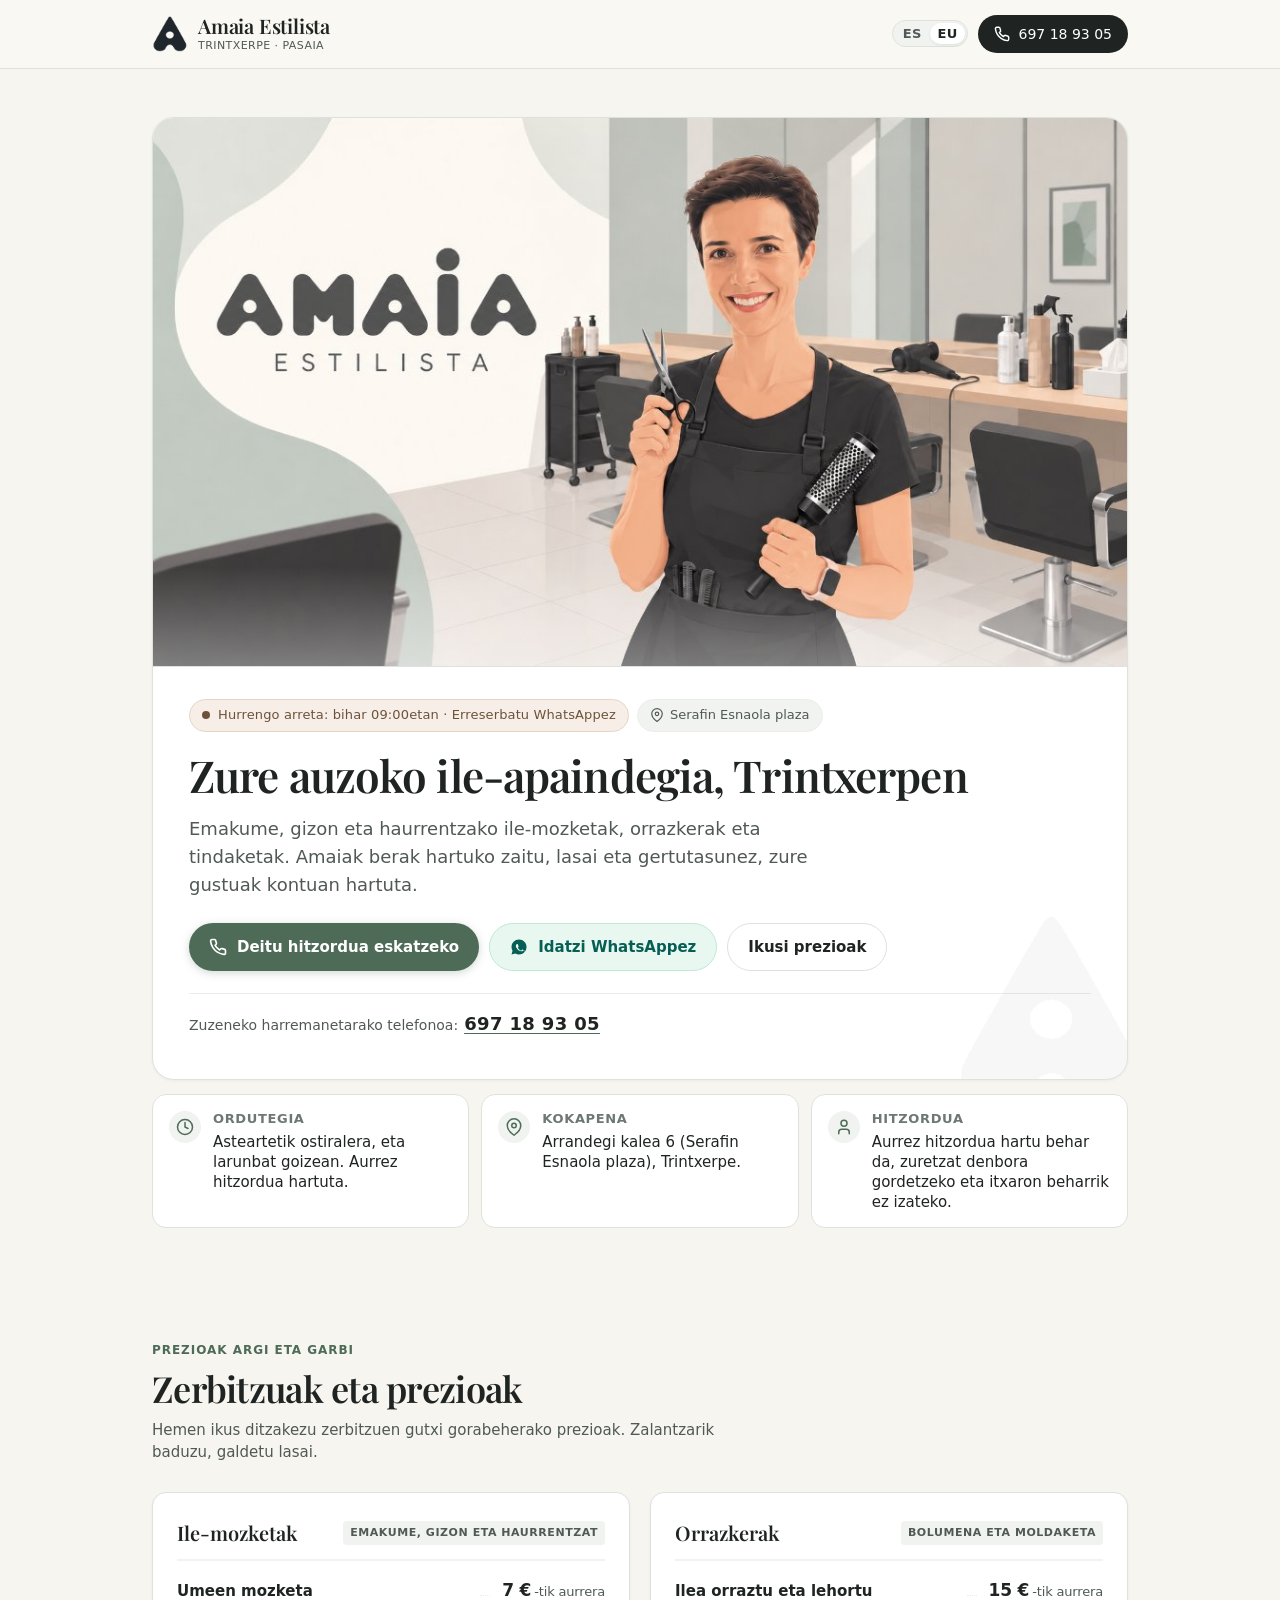
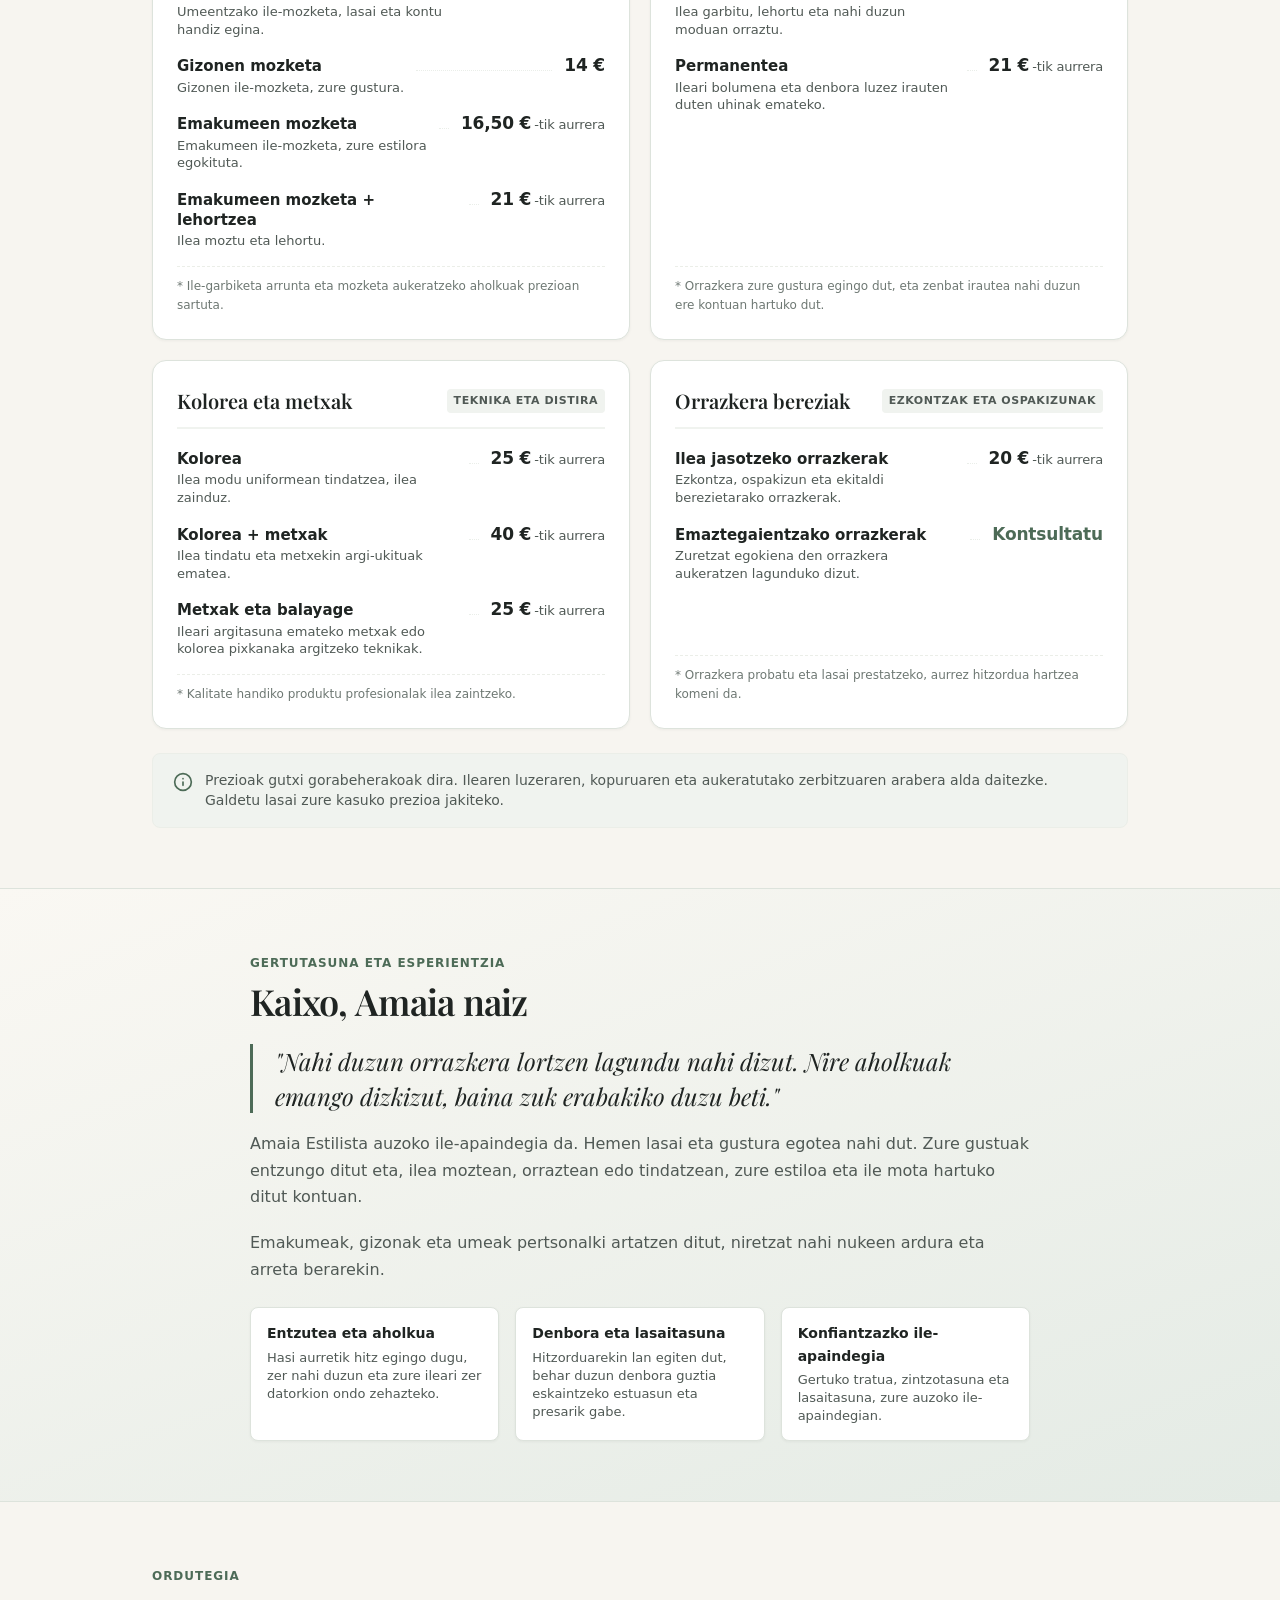
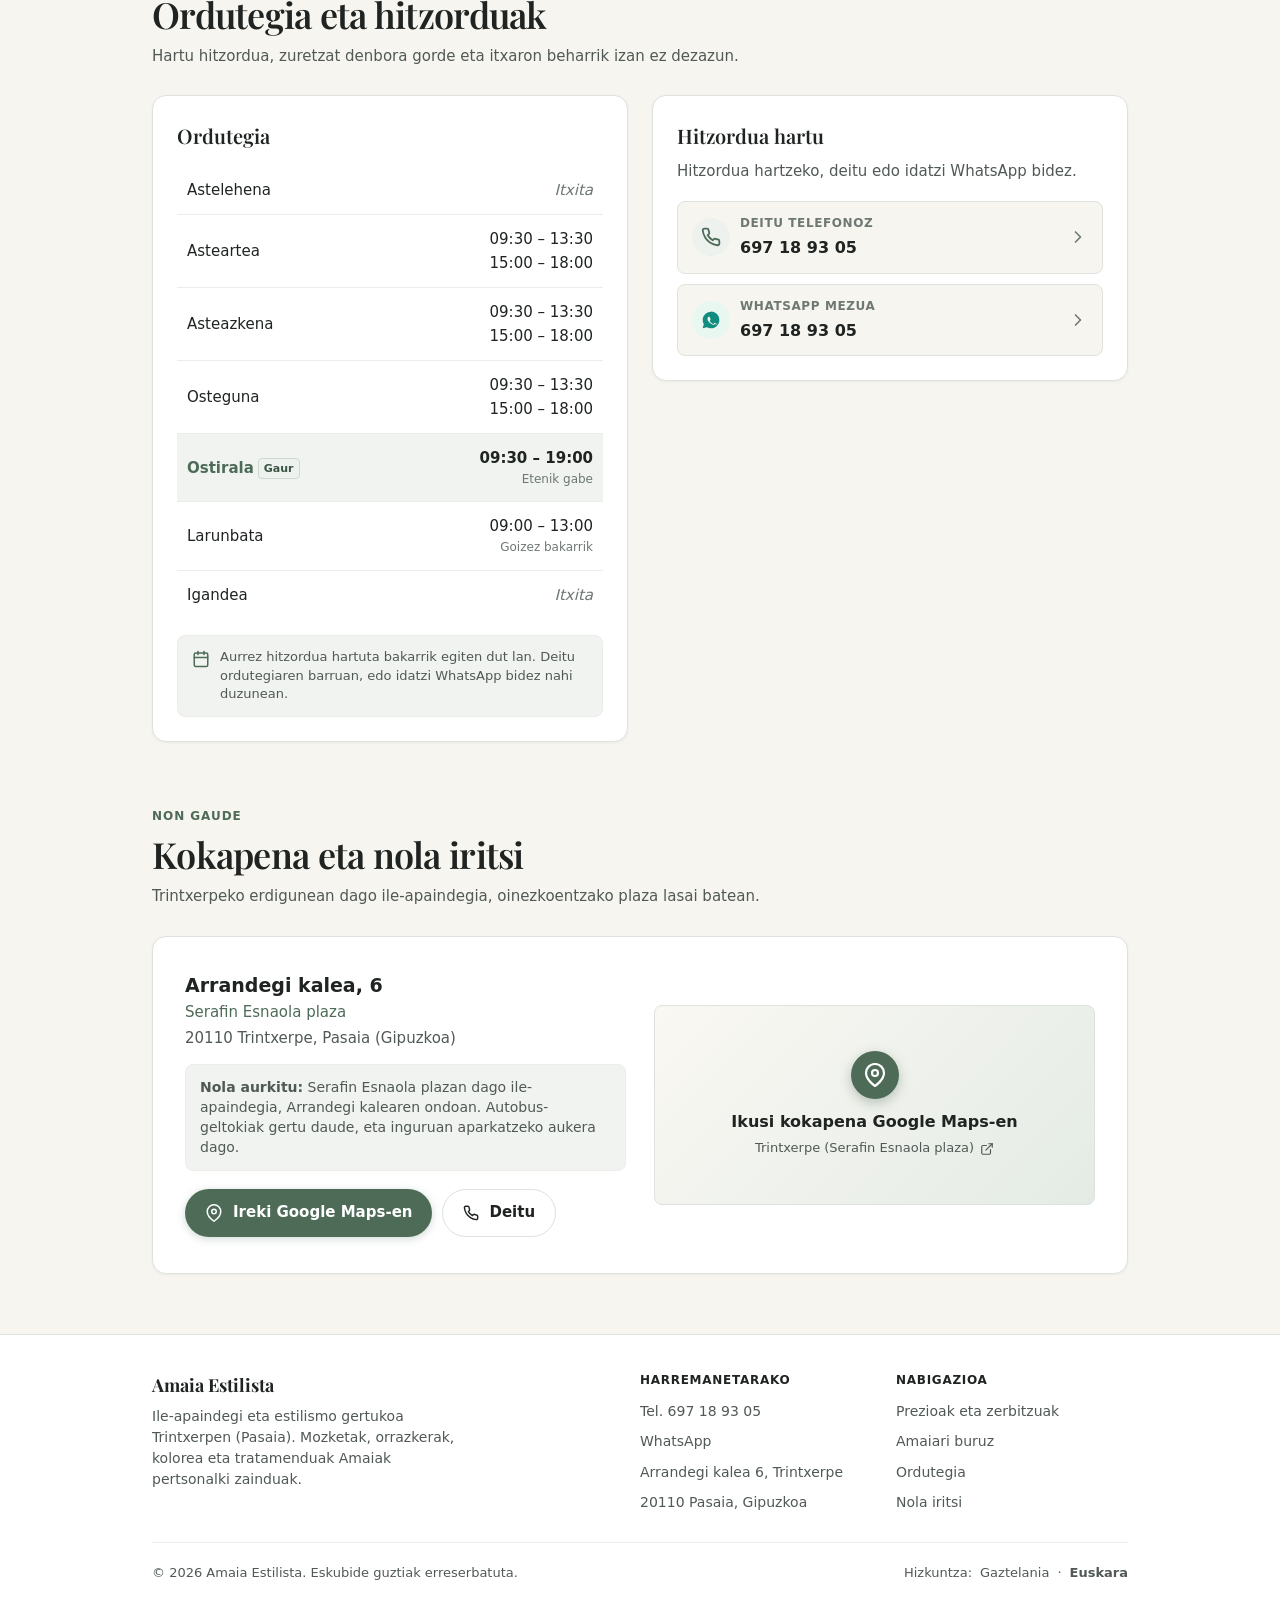
<file: hasiera/index.html>
<!DOCTYPE html>
<html lang="eu">
<head>
  <meta charset="UTF-8">
  <meta http-equiv="refresh" content="0; url=/eu/">
  <link rel="canonical" href="https://amaiaestilista.com/eu/">
  <title>Bideratzen / Redirigiendo...</title>
  <script>window.location.replace("/eu/");</script>
</head>
<body>
  <p>Bideratzen... / Redirigiendo... <a href="/eu/">Klikatu hemen jarraitzeko / Haga clic aquí si no es redirigido automáticamente</a>.</p>
</body>
</html>
</file>
<file: assets/css/style.css>
/* ==========================================================================
   Amaia Estilista - Estilos Principales
   Peluquería en Trintxerpe, Pasaia
   ========================================================================== */

:root {
  /* Tipografía */
  --font-display: "Playfair Display", Georgia, "Times New Roman", serif;
  --font-body: system-ui, -apple-system, BlinkMacSystemFont, "Segoe UI", Roboto, "Helvetica Neue", Arial, sans-serif;
  --font-mono: ui-monospace, SFMono-Regular, Menlo, Monaco, Consolas, monospace;

  /* Paleta cromática (derivada del encabezado: crema, salvia y carbón) */
  --color-bg: #F7F5F0;
  --color-surface: #FFFFFF;
  --color-surface-soft: #F0F3EF;
  --color-surface-hover: #E7ECE7;
  --color-ink: #1F2422;
  --color-ink-muted: #505955;
  --color-ink-subtle: #6E7873;
  --color-border: #DDE3DC;
  --color-border-light: #EBEEE8;

  /* Colores de acento (verde salvia) */
  --color-accent: #4D6B57;
  --color-accent-dark: #3B5444;
  --color-accent-tint: #EDF2EE;
  --color-accent-border: #CCDAD0;
  --color-accent-rgb: 77, 107, 87;

  /* Tonos de apoyo del encabezado */
  --color-sage-mist: #E4EBE5;
  --color-cream: #FAF8F3;
  --color-wood: #E9DCCB;

  /* Estados de apertura */
  --color-open: #1B7846;
  --color-open-bg: #EAF7EE;
  --color-open-border: #C2E8CC;
  --color-closed: #6C523B;
  --color-closed-bg: #F7EFE7;
  --color-closed-border: #E4D5C5;

  /* WhatsApp */
  --color-wa: #128C7E;
  --color-wa-dark: #075E54;
  --color-wa-tint: #E8F8F1;
  --color-wa-border: #BFE9D4;

  /* Radios */
  --radius-xs: 4px;
  --radius-sm: 8px;
  --radius-md: 14px;
  --radius-lg: 22px;
  --radius-pill: 9999px;

  /* Sombras sutiles */
  --shadow-sm: 0 1px 3px rgba(31, 36, 34, 0.05);
  --shadow-md: 0 4px 14px rgba(31, 36, 34, 0.07);
  --shadow-lg: 0 12px 30px rgba(31, 36, 34, 0.09);

  /* Medidas de diseño */
  --max-width: 1040px;
  --header-height: 68px;
  --mobile-bar-height: 66px;
}

/* --------------------------------------------------------------------------
   Resets y normalización
   -------------------------------------------------------------------------- */
*, *::before, *::after {
  box-sizing: border-box;
  margin: 0;
  padding: 0;
}

html, body {
  overflow-x: hidden;
  width: 100%;
}

html {
  font-family: var(--font-body);
  font-size: 16px;
  line-height: 1.6;
  color: var(--color-ink);
  background-color: var(--color-bg);
  -webkit-text-size-adjust: 100%;
  scroll-behavior: smooth;
}

body {
  min-height: 100vh;
  display: flex;
  flex-direction: column;
  padding-bottom: 0;
  position: relative;
}

/* En móvil dejamos margen inferior para la barra persistente */
@media (max-width: 768px) {
  body {
    padding-bottom: calc(var(--mobile-bar-height) + env(safe-area-inset-bottom, 12px));
  }
}

img, svg {
  display: block;
  max-width: 100%;
  height: auto;
}

a {
  color: inherit;
  text-decoration: none;
}

button {
  font: inherit;
  color: inherit;
  background: none;
  border: none;
  cursor: pointer;
}

ul, ol {
  list-style: none;
}

/* Accesibilidad y foco */
:focus-visible {
  outline: 2px solid var(--color-accent);
  outline-offset: 3px;
  border-radius: var(--radius-xs);
}

.sr-only {
  position: absolute;
  width: 1px;
  height: 1px;
  padding: 0;
  margin: -1px;
  overflow: hidden;
  clip: rect(0, 0, 0, 0);
  white-space: nowrap;
  border-width: 0;
}

.skip-link {
  position: absolute;
  top: -40px;
  left: 16px;
  background: var(--color-ink);
  color: #FFFFFF;
  padding: 8px 16px;
  border-radius: var(--radius-sm);
  z-index: 1000;
  font-size: 0.875rem;
  font-weight: 500;
  transition: top 0.2s ease;
}

.skip-link:focus {
  top: 16px;
}

/* --------------------------------------------------------------------------
   Estructura general y Contenedor
   -------------------------------------------------------------------------- */
.container {
  width: 100%;
  max-width: var(--max-width);
  margin-left: auto;
  margin-right: auto;
  padding-left: 16px;
  padding-right: 16px;
}

@media (min-width: 640px) {
  .container {
    padding-left: 32px;
    padding-right: 32px;
  }
}

/* --------------------------------------------------------------------------
   Cabecera (Header)
   -------------------------------------------------------------------------- */
.site-header {
  position: sticky;
  top: 0;
  z-index: 90;
  background-color: rgba(250, 248, 243, 0.94);
  -webkit-backdrop-filter: blur(10px);
  backdrop-filter: blur(10px);
  border-bottom: 1px solid var(--color-border);
  transition: box-shadow 0.2s ease;
  width: 100%;
}

.site-header.scrolled {
  box-shadow: var(--shadow-sm);
}

.header-inner {
  height: var(--header-height);
  display: flex;
  align-items: center;
  justify-content: space-between;
  gap: 10px;
}

.brand {
  display: flex;
  align-items: center;
  gap: 10px;
  text-decoration: none;
  min-width: 0;
  flex-shrink: 1;
}

.brand-symbol {
  width: 36px;
  height: 36px;
  flex-shrink: 0;
  display: flex;
  align-items: center;
  justify-content: center;
}

.brand-symbol img {
  width: 36px;
  height: 36px;
  object-fit: contain;
}

.brand-text {
  display: flex;
  flex-direction: column;
  min-width: 0;
}

.brand-name {
  font-family: var(--font-display);
  font-size: clamp(1.1rem, 3.8vw, 1.25rem);
  font-weight: 600;
  letter-spacing: -0.01em;
  color: var(--color-ink);
  line-height: 1.15;
  white-space: nowrap;
}

.brand-tagline {
  font-size: 0.6875rem;
  color: var(--color-ink-muted);
  letter-spacing: 0.04em;
  text-transform: uppercase;
  font-weight: 500;
  white-space: nowrap;
}

.header-actions {
  display: flex;
  align-items: center;
  gap: 10px;
  flex-shrink: 0;
}

/* Selector de idioma */
.lang-switch {
  display: inline-flex;
  align-items: center;
  background: var(--color-surface-soft);
  padding: 2px;
  border-radius: var(--radius-pill);
  border: 1px solid var(--color-border);
  font-size: 0.8125rem;
  font-weight: 600;
  letter-spacing: 0.02em;
}

.lang-switch a, .lang-switch span {
  padding: 4px 8px;
  border-radius: var(--radius-pill);
  transition: all 0.15s ease;
  line-height: 1;
}

.lang-switch a {
  color: var(--color-ink-muted);
}

.lang-switch a:hover {
  color: var(--color-ink);
}

.lang-switch .is-active {
  background: var(--color-surface);
  color: var(--color-ink);
  box-shadow: 0 1px 3px rgba(0,0,0,0.08);
}

/* Botón de llamada en cabecera desktop */
.header-cta-phone {
  display: none;
}

@media (min-width: 768px) {
  .header-cta-phone {
    display: inline-flex;
    align-items: center;
    gap: 8px;
    background: var(--color-ink);
    color: #FFFFFF;
    padding: 8px 16px;
    border-radius: var(--radius-pill);
    font-size: 0.875rem;
    font-weight: 500;
    transition: background-color 0.2s ease, transform 0.15s ease;
  }
  .header-cta-phone:hover {
    background: var(--color-accent);
    transform: translateY(-1px);
  }
}

/* --------------------------------------------------------------------------
   Hero / Tarjeta de presentación digital
   -------------------------------------------------------------------------- */
.hero-section {
  padding-top: 24px;
  padding-bottom: 24px;
}

@media (min-width: 768px) {
  .hero-section {
    padding-top: 48px;
    padding-bottom: 48px;
  }
}

.hero-card {
  background: var(--color-surface);
  border: 1px solid var(--color-border);
  border-radius: var(--radius-md);
  padding: 24px 18px;
  box-shadow: var(--shadow-sm);
  position: relative;
  overflow: hidden;
}

@media (min-width: 640px) {
  .hero-card {
    border-radius: var(--radius-lg);
    padding: 40px 36px;
  }
}

/* Marca de agua discreta del logotipo original al fondo */
.hero-card::after {
  content: "";
  position: absolute;
  right: -25px;
  bottom: -35px;
  width: 200px;
  height: 200px;
  background-image: url("../img/logo-dark-192.png");
  background-repeat: no-repeat;
  background-size: contain;
  opacity: 0.035;
  pointer-events: none;
}

/* Encabezado ilustrado a sangre en la parte superior de la tarjeta */
.hero-media {
  position: relative;
  margin: -24px -18px 22px;
  background: var(--color-cream);
  border-bottom: 1px solid var(--color-border);
  overflow: hidden;
}

.hero-media img {
  width: 100%;
  height: auto;
  aspect-ratio: 16 / 9;
  object-fit: cover;
}

/* Fundido sutil hacia el contenido de la tarjeta */
.hero-media::after {
  content: "";
  position: absolute;
  left: 0;
  right: 0;
  bottom: 0;
  height: 18%;
  background: linear-gradient(to bottom, rgba(255, 255, 255, 0) 0%, rgba(255, 255, 255, 0.35) 100%);
  pointer-events: none;
}

@media (min-width: 640px) {
  .hero-media {
    margin: -40px -36px 32px;
  }
}

.hero-meta-row {
  display: flex;
  flex-wrap: wrap;
  align-items: center;
  gap: 8px;
  margin-bottom: 16px;
}

/* Badge de estado del negocio */
.status-badge {
  display: inline-flex;
  align-items: center;
  gap: 8px;
  padding: 5px 12px;
  border-radius: var(--radius-pill);
  font-size: 0.8125rem;
  font-weight: 500;
  letter-spacing: 0.01em;
  max-width: 100%;
}

.status-badge.open {
  background-color: var(--color-open-bg);
  color: var(--color-open);
  border: 1px solid var(--color-open-border);
}

.status-badge.closed {
  background-color: var(--color-closed-bg);
  color: var(--color-closed);
  border: 1px solid var(--color-closed-border);
}

.status-dot {
  width: 8px;
  height: 8px;
  border-radius: 50%;
  background-color: currentColor;
  display: inline-block;
  position: relative;
  flex-shrink: 0;
}

.status-badge.open .status-dot::after {
  content: "";
  position: absolute;
  inset: -2px;
  border-radius: 50%;
  background-color: currentColor;
  opacity: 0.4;
  animation: pulse-dot 2s infinite ease-out;
}

@keyframes pulse-dot {
  0% { transform: scale(1); opacity: 0.6; }
  100% { transform: scale(2.2); opacity: 0; }
}

.location-pill {
  display: inline-flex;
  align-items: center;
  gap: 6px;
  font-size: 0.8125rem;
  color: var(--color-ink-muted);
  background: var(--color-surface-soft);
  padding: 5px 12px;
  border-radius: var(--radius-pill);
  border: 1px solid var(--color-border-light);
  white-space: nowrap;
}

.hero-title {
  font-family: var(--font-display);
  font-size: clamp(1.625rem, 5.5vw, 2.75rem);
  line-height: 1.22;
  font-weight: 600;
  letter-spacing: -0.02em;
  color: var(--color-ink);
  margin-bottom: 14px;
  overflow-wrap: break-word;
  word-break: normal;
}

.hero-subtitle {
  font-size: 1rem;
  line-height: 1.55;
  color: var(--color-ink-muted);
  max-width: 620px;
  margin-bottom: 24px;
}

@media (min-width: 640px) {
  .hero-subtitle {
    font-size: 1.125rem;
  }
}

/* Grupo de botones principales */
.hero-cta-group {
  display: flex;
  flex-direction: column;
  gap: 10px;
  margin-bottom: 22px;
  width: 100%;
}

@media (min-width: 640px) {
  .hero-cta-group {
    flex-direction: row;
    flex-wrap: wrap;
    align-items: center;
  }
}

.btn {
  display: inline-flex;
  align-items: center;
  justify-content: center;
  gap: 10px;
  padding: 12px 20px;
  border-radius: var(--radius-pill);
  font-size: 0.9375rem;
  font-weight: 600;
  line-height: 1;
  text-align: center;
  transition: all 0.18s ease;
  min-height: 48px;
  text-decoration: none;
}

.hero-cta-group .btn {
  width: 100%;
}

@media (min-width: 640px) {
  .hero-cta-group .btn {
    width: auto;
  }
}

.btn-primary {
  background-color: var(--color-accent);
  color: #FFFFFF;
  box-shadow: 0 2px 8px rgba(var(--color-accent-rgb), 0.25);
}

.btn-primary:hover {
  background-color: var(--color-accent-dark);
  transform: translateY(-1px);
  box-shadow: 0 4px 12px rgba(var(--color-accent-rgb), 0.35);
}

.btn-whatsapp {
  background-color: var(--color-wa-tint);
  color: var(--color-wa-dark);
  border: 1px solid var(--color-wa-border);
}

.btn-whatsapp:hover {
  background-color: var(--color-wa);
  color: #FFFFFF;
  border-color: var(--color-wa);
  transform: translateY(-1px);
}

.btn-outline {
  background-color: var(--color-surface);
  color: var(--color-ink);
  border: 1px solid var(--color-border);
}

.btn-outline:hover {
  background-color: var(--color-surface-soft);
  border-color: var(--color-ink-muted);
}

.hero-phone-highlight {
  display: flex;
  flex-wrap: wrap;
  align-items: baseline;
  gap: 6px;
  font-size: 0.875rem;
  color: var(--color-ink-muted);
  border-top: 1px solid var(--color-border-light);
  padding-top: 16px;
}

.hero-phone-number {
  font-size: 1.125rem;
  font-weight: 700;
  color: var(--color-ink);
  letter-spacing: 0.02em;
}

.hero-phone-link {
  color: var(--color-accent);
  font-weight: 600;
  text-decoration: underline;
  text-underline-offset: 3px;
}

.hero-phone-link:hover {
  color: var(--color-accent-dark);
}

/* --------------------------------------------------------------------------
   Barra de datos rápidos (Quick Facts)
   -------------------------------------------------------------------------- */
.quick-facts {
  display: grid;
  grid-template-columns: 1fr;
  gap: 12px;
  margin-top: 14px;
}

@media (min-width: 640px) {
  .quick-facts {
    grid-template-columns: repeat(3, 1fr);
  }
}

.fact-item {
  background: var(--color-surface);
  border: 1px solid var(--color-border);
  border-radius: var(--radius-md);
  padding: 14px 16px;
  display: flex;
  align-items: flex-start;
  gap: 12px;
}

.fact-icon {
  width: 32px;
  height: 32px;
  border-radius: 50%;
  background: var(--color-surface-soft);
  color: var(--color-accent);
  display: flex;
  align-items: center;
  justify-content: center;
  flex-shrink: 0;
  margin-top: 2px;
}

.fact-content h4 {
  font-size: 0.8125rem;
  text-transform: uppercase;
  letter-spacing: 0.05em;
  color: var(--color-ink-subtle);
  font-weight: 600;
  margin-bottom: 2px;
}

.fact-content p {
  font-size: 0.9375rem;
  color: var(--color-ink);
  font-weight: 500;
  line-height: 1.35;
}

/* --------------------------------------------------------------------------
   Secciones Generales
   -------------------------------------------------------------------------- */
.section {
  padding-top: 40px;
  padding-bottom: 40px;
}

@media (min-width: 768px) {
  .section {
    padding-top: 60px;
    padding-bottom: 60px;
  }
}

.section-header {
  margin-bottom: 28px;
}

.section-label {
  display: inline-block;
  font-size: 0.75rem;
  text-transform: uppercase;
  letter-spacing: 0.08em;
  font-weight: 700;
  color: var(--color-accent);
  margin-bottom: 6px;
}

.section-title {
  font-family: var(--font-display);
  font-size: clamp(1.75rem, 4vw, 2.25rem);
  font-weight: 600;
  letter-spacing: -0.02em;
  color: var(--color-ink);
  line-height: 1.25;
}

.section-description {
  font-size: 0.9375rem;
  color: var(--color-ink-muted);
  max-width: 620px;
  margin-top: 8px;
  line-height: 1.5;
}

/* --------------------------------------------------------------------------
   Servicios y Precios (Prices Grid)
   -------------------------------------------------------------------------- */
.pricing-grid {
  display: grid;
  grid-template-columns: 1fr;
  gap: 16px;
}

@media (min-width: 680px) {
  .pricing-grid {
    grid-template-columns: repeat(2, 1fr);
    gap: 20px;
  }
}

.price-card {
  background: var(--color-surface);
  border: 1px solid var(--color-border);
  border-radius: var(--radius-md);
  padding: 20px;
  box-shadow: var(--shadow-sm);
  display: flex;
  flex-direction: column;
  transition: transform 0.15s ease, box-shadow 0.15s ease;
  min-width: 0;
}

@media (min-width: 640px) {
  .price-card {
    padding: 24px;
  }
}

.price-card:hover {
  transform: translateY(-2px);
  box-shadow: var(--shadow-md);
}

.card-category-header {
  display: flex;
  align-items: center;
  justify-content: space-between;
  margin-bottom: 16px;
  padding-bottom: 10px;
  border-bottom: 2px solid var(--color-surface-soft);
  gap: 8px;
}

.category-title {
  font-family: var(--font-display);
  font-size: 1.25rem;
  font-weight: 600;
  color: var(--color-ink);
}

.category-badge {
  font-size: 0.6875rem;
  text-transform: uppercase;
  letter-spacing: 0.05em;
  padding: 3px 7px;
  background: var(--color-surface-soft);
  color: var(--color-ink-muted);
  border-radius: var(--radius-xs);
  font-weight: 600;
  white-space: nowrap;
}

.service-list {
  display: flex;
  flex-direction: column;
  gap: 14px;
  flex-grow: 1;
}

.service-item {
  display: flex;
  justify-content: space-between;
  align-items: baseline;
  gap: 8px;
  position: relative;
  min-width: 0;
}

.service-info {
  display: flex;
  flex-direction: column;
  min-width: 0;
  flex-shrink: 1;
}

.service-name {
  font-size: 0.9375rem;
  font-weight: 600;
  color: var(--color-ink);
  line-height: 1.3;
}

.service-detail {
  font-size: 0.8125rem;
  color: var(--color-ink-muted);
  margin-top: 2px;
  line-height: 1.35;
}

/* Línea de puntos conectora */
.service-dots {
  flex-grow: 1;
  flex-shrink: 1;
  min-width: 10px;
  border-bottom: 1px dotted var(--color-border);
  margin: 0 4px;
  opacity: 0.6;
}

.service-price {
  font-size: 1.0625rem;
  font-weight: 700;
  color: var(--color-ink);
  white-space: nowrap;
  font-variant-numeric: tabular-nums;
  letter-spacing: -0.01em;
  flex-shrink: 0;
}

.price-card-footer {
  margin-top: 16px;
  padding-top: 10px;
  border-top: 1px dashed var(--color-border-light);
  font-size: 0.75rem;
  color: var(--color-ink-subtle);
}

.service-price .price-prefix {
  font-size: 0.8125rem;
  font-weight: 500;
  color: var(--color-ink-muted);
  margin-right: 3px;
}

.service-price .price-suffix {
  font-size: 0.8125rem;
  font-weight: 500;
  color: var(--color-ink-muted);
  margin-left: 3px;
}

.service-price-consult {
  color: var(--color-accent);
  font-weight: 700;
}

.pricing-clarification {
  margin-top: 24px;
  padding: 16px 20px;
  background: var(--color-surface-soft);
  border-radius: var(--radius-sm);
  border: 1px solid var(--color-border-light);
  display: flex;
  align-items: flex-start;
  gap: 12px;
  font-size: 0.875rem;
  color: var(--color-ink-muted);
  line-height: 1.45;
}

.pricing-clarification-icon {
  color: var(--color-accent);
  flex-shrink: 0;
  margin-top: 2px;
}

/* --------------------------------------------------------------------------
   Sobre Amaia / La Peluquería
   -------------------------------------------------------------------------- */
.about-section {
  background: linear-gradient(160deg, var(--color-cream) 0%, var(--color-sage-mist) 100%);
  border-top: 1px solid var(--color-border);
  border-bottom: 1px solid var(--color-border);
}

.about-card {
  max-width: 780px;
  margin: 0 auto;
  text-align: left;
}

.about-quote {
  font-family: var(--font-display);
  font-size: clamp(1.1875rem, 3.5vw, 1.5rem);
  line-height: 1.45;
  color: var(--color-ink);
  font-style: italic;
  margin-bottom: 18px;
  position: relative;
  padding-left: 16px;
  border-left: 3px solid var(--color-accent);
}

@media (min-width: 640px) {
  .about-quote {
    padding-left: 22px;
  }
}

.about-text {
  font-size: 1rem;
  color: var(--color-ink-muted);
  line-height: 1.65;
  margin-bottom: 20px;
}

.about-values {
  display: grid;
  grid-template-columns: 1fr;
  gap: 12px;
  margin-top: 24px;
}

@media (min-width: 600px) {
  .about-values {
    grid-template-columns: repeat(3, 1fr);
    gap: 16px;
  }
}

.value-pill {
  padding: 14px 16px;
  background: var(--color-surface);
  border-radius: var(--radius-sm);
  border: 1px solid var(--color-border);
  box-shadow: var(--shadow-sm);
}

.value-pill h4 {
  font-size: 0.875rem;
  font-weight: 700;
  color: var(--color-ink);
  margin-bottom: 4px;
}

.value-pill p {
  font-size: 0.8125rem;
  color: var(--color-ink-muted);
  line-height: 1.4;
}

/* --------------------------------------------------------------------------
   Horario y Reserva de Citas
   -------------------------------------------------------------------------- */
.hours-contact-grid {
  display: grid;
  grid-template-columns: 1fr;
  gap: 20px;
}

@media (min-width: 768px) {
  .hours-contact-grid {
    grid-template-columns: 1fr 1fr;
    align-items: start;
    gap: 24px;
  }
}

.hours-card {
  background: var(--color-surface);
  border: 1px solid var(--color-border);
  border-radius: var(--radius-md);
  padding: 20px;
  box-shadow: var(--shadow-sm);
}

@media (min-width: 640px) {
  .hours-card {
    padding: 24px;
  }
}

.hours-table {
  width: 100%;
  border-collapse: collapse;
  margin-top: 14px;
}

.hours-table tr {
  border-bottom: 1px solid var(--color-border-light);
  transition: background-color 0.15s ease;
}

.hours-table tr:last-child {
  border-bottom: none;
}

.hours-table tr.is-today {
  background-color: var(--color-surface-soft);
  font-weight: 600;
}

.hours-table td {
  padding: 10px 8px;
  font-size: 0.875rem;
}

@media (min-width: 480px) {
  .hours-table td {
    padding: 12px 10px;
    font-size: 0.9375rem;
  }
}

.hours-table .day-col {
  color: var(--color-ink);
  font-weight: 500;
  width: 38%;
}

.hours-table tr.is-today .day-col {
  font-weight: 700;
  color: var(--color-accent);
}

.hours-table .today-tag {
  display: inline-block;
  font-size: 0.6875rem;
  background: var(--color-accent-tint);
  color: var(--color-accent-dark);
  border: 1px solid var(--color-accent-border);
  padding: 1px 5px;
  border-radius: var(--radius-xs);
  margin-left: 4px;
  font-weight: 700;
  vertical-align: middle;
}

.hours-table .time-col {
  color: var(--color-ink);
  text-align: right;
  font-variant-numeric: tabular-nums;
}

.hours-table .time-note {
  display: block;
  font-size: 0.75rem;
  color: var(--color-ink-subtle);
  font-weight: 400;
}

.hours-table .is-closed {
  color: var(--color-ink-subtle);
  font-style: italic;
}

.hours-note {
  margin-top: 16px;
  padding: 12px 14px;
  background: var(--color-surface-soft);
  border: 1px solid var(--color-border-light);
  border-radius: var(--radius-sm);
  display: flex;
  align-items: flex-start;
  gap: 10px;
  font-size: 0.8125rem;
  line-height: 1.45;
  color: var(--color-ink-muted);
}

.hours-note svg {
  color: var(--color-accent);
  flex-shrink: 0;
  margin-top: 2px;
}

.booking-card {
  background: var(--color-surface);
  border: 1px solid var(--color-border);
  border-radius: var(--radius-md);
  padding: 20px;
  box-shadow: var(--shadow-sm);
  display: flex;
  flex-direction: column;
  gap: 18px;
}

@media (min-width: 640px) {
  .booking-card {
    padding: 24px;
  }
}

.booking-message {
  font-size: 0.9375rem;
  color: var(--color-ink-muted);
  line-height: 1.5;
}

.direct-actions-box {
  display: flex;
  flex-direction: column;
  gap: 10px;
}

.action-row {
  display: flex;
  align-items: center;
  justify-content: space-between;
  padding: 12px 14px;
  border-radius: var(--radius-sm);
  border: 1px solid var(--color-border);
  background: var(--color-bg);
  transition: all 0.15s ease;
  min-width: 0;
}

.action-row:hover {
  background: var(--color-surface);
  border-color: var(--color-accent);
  transform: translateY(-1px);
}

.action-info {
  display: flex;
  align-items: center;
  gap: 10px;
  min-width: 0;
}

.action-icon {
  width: 38px;
  height: 38px;
  border-radius: 50%;
  display: flex;
  align-items: center;
  justify-content: center;
  flex-shrink: 0;
}

.action-icon.phone {
  background: var(--color-accent-tint);
  color: var(--color-accent);
}

.action-icon.wa {
  background: var(--color-wa-tint);
  color: var(--color-wa);
}

.action-titles h5 {
  font-size: 0.75rem;
  text-transform: uppercase;
  letter-spacing: 0.05em;
  color: var(--color-ink-subtle);
  font-weight: 600;
  margin-bottom: 2px;
}

.action-titles .action-value {
  font-size: 1rem;
  font-weight: 700;
  color: var(--color-ink);
}

.action-arrow {
  color: var(--color-ink-subtle);
  transition: transform 0.15s ease;
  flex-shrink: 0;
}

.action-row:hover .action-arrow {
  color: var(--color-accent);
  transform: translateX(3px);
}

/* --------------------------------------------------------------------------
   Ubicación y Mapa
   -------------------------------------------------------------------------- */
.location-card {
  background: var(--color-surface);
  border: 1px solid var(--color-border);
  border-radius: var(--radius-md);
  padding: 22px 18px;
  box-shadow: var(--shadow-sm);
  display: grid;
  grid-template-columns: 1fr;
  gap: 20px;
}

@media (min-width: 768px) {
  .location-card {
    grid-template-columns: 1fr 1fr;
    align-items: center;
    padding: 36px 32px;
    gap: 28px;
  }
}

.location-details {
  display: flex;
  flex-direction: column;
  gap: 14px;
  min-width: 0;
}

.location-address {
  font-style: normal;
}

.location-street {
  font-size: 1.1875rem;
  font-weight: 700;
  color: var(--color-ink);
  line-height: 1.3;
}

.location-reference {
  font-size: 0.9375rem;
  color: var(--color-accent);
  font-weight: 500;
  margin-top: 2px;
}

.location-city {
  font-size: 0.9375rem;
  color: var(--color-ink-muted);
  margin-top: 2px;
}

.location-tips {
  font-size: 0.875rem;
  color: var(--color-ink-muted);
  line-height: 1.45;
  background: var(--color-surface-soft);
  padding: 12px 14px;
  border-radius: var(--radius-sm);
  border: 1px solid var(--color-border-light);
}

.location-actions {
  display: flex;
  flex-wrap: wrap;
  gap: 10px;
  margin-top: 4px;
}

.location-actions .btn {
  width: 100%;
}

@media (min-width: 480px) {
  .location-actions .btn {
    width: auto;
  }
}

/* Tarjeta visual de mapa con botón directo a Google Maps */
.map-visual-box {
  background: linear-gradient(135deg, var(--color-cream) 0%, var(--color-sage-mist) 100%);
  border-radius: var(--radius-sm);
  border: 1px solid var(--color-border);
  min-height: 200px;
  display: flex;
  flex-direction: column;
  align-items: center;
  justify-content: center;
  text-align: center;
  padding: 20px;
  position: relative;
  overflow: hidden;
  text-decoration: none;
  transition: all 0.2s ease;
}

.map-visual-box:hover {
  border-color: var(--color-accent);
  transform: translateY(-2px);
  box-shadow: var(--shadow-md);
}

.map-pin-icon {
  width: 48px;
  height: 48px;
  border-radius: 50%;
  background: var(--color-accent);
  color: #FFFFFF;
  display: flex;
  align-items: center;
  justify-content: center;
  box-shadow: 0 4px 12px rgba(var(--color-accent-rgb), 0.35);
  margin-bottom: 10px;
  transition: transform 0.2s ease;
}

.map-visual-box:hover .map-pin-icon {
  transform: scale(1.08);
}

.map-visual-title {
  font-size: 1rem;
  font-weight: 700;
  color: var(--color-ink);
  margin-bottom: 4px;
}

.map-visual-sub {
  font-size: 0.8125rem;
  color: var(--color-ink-muted);
  display: flex;
  align-items: center;
  gap: 6px;
}

/* --------------------------------------------------------------------------
   Pie de página (Footer)
   -------------------------------------------------------------------------- */
.site-footer {
  background: var(--color-surface);
  border-top: 1px solid var(--color-border);
  padding-top: 36px;
  padding-bottom: 36px;
  margin-top: auto;
  font-size: 0.875rem;
  color: var(--color-ink-muted);
  width: 100%;
}

.footer-top {
  display: grid;
  grid-template-columns: 1fr;
  gap: 24px;
  padding-bottom: 28px;
  border-bottom: 1px solid var(--color-border-light);
}

@media (min-width: 640px) {
  .footer-top {
    grid-template-columns: 2fr 1fr 1fr;
  }
}

.footer-brand-title {
  font-family: var(--font-display);
  font-size: 1.125rem;
  color: var(--color-ink);
  margin-bottom: 6px;
}

.footer-desc {
  max-width: 320px;
  line-height: 1.5;
  color: var(--color-ink-muted);
}

.footer-col h5 {
  font-size: 0.75rem;
  text-transform: uppercase;
  letter-spacing: 0.06em;
  font-weight: 700;
  color: var(--color-ink);
  margin-bottom: 10px;
}

.footer-col ul {
  display: flex;
  flex-direction: column;
  gap: 8px;
}

.footer-col a:hover {
  color: var(--color-accent);
}

.footer-bottom {
  display: flex;
  flex-direction: column;
  gap: 12px;
  align-items: center;
  justify-content: space-between;
  padding-top: 20px;
  font-size: 0.8125rem;
  text-align: center;
}

@media (min-width: 640px) {
  .footer-bottom {
    flex-direction: row;
    text-align: left;
  }
}

.footer-lang-switch {
  display: flex;
  align-items: center;
  gap: 8px;
}

/* --------------------------------------------------------------------------
   Barra persistente móvil (Sticky Mobile Action Bar)
   -------------------------------------------------------------------------- */
.mobile-action-bar {
  display: none;
}

@media (max-width: 768px) {
  .mobile-action-bar {
    display: flex;
    position: fixed;
    bottom: 0;
    left: 0;
    right: 0;
    width: 100%;
    box-sizing: border-box;
    z-index: 100;
    background: rgba(255, 255, 255, 0.96);
    -webkit-backdrop-filter: blur(12px);
    backdrop-filter: blur(12px);
    border-top: 1px solid var(--color-border);
    padding: 8px 12px;
    padding-bottom: calc(8px + env(safe-area-inset-bottom, 0px));
    gap: 8px;
    box-shadow: 0 -4px 16px rgba(0, 0, 0, 0.08);
  }

  .mobile-bar-btn {
    display: flex;
    align-items: center;
    justify-content: center;
    gap: 6px;
    height: 46px;
    border-radius: var(--radius-pill);
    font-size: 0.875rem;
    font-weight: 600;
    text-decoration: none;
    text-align: center;
    line-height: 1;
    min-width: 0;
    padding: 0 10px;
  }

  .mobile-bar-btn span {
    white-space: nowrap;
    overflow: hidden;
    text-overflow: ellipsis;
  }

  .mobile-bar-btn.call {
    background: var(--color-accent);
    color: #FFFFFF;
    flex: 1.3;
  }

  .mobile-bar-btn.call:active {
    background: var(--color-accent-dark);
  }

  .mobile-bar-btn.wa {
    background: var(--color-wa-tint);
    color: var(--color-wa-dark);
    border: 1px solid var(--color-wa-border);
    flex: 1.1;
  }

  .mobile-bar-btn.wa:active {
    background: var(--color-wa);
    color: #FFFFFF;
  }

  .mobile-bar-btn.map {
    width: 46px;
    flex: 0 0 46px;
    background: var(--color-surface-soft);
    color: var(--color-ink);
    border: 1px solid var(--color-border);
    padding: 0;
  }
}

/* --------------------------------------------------------------------------
   Animaciones reducidas y modo impresión
   -------------------------------------------------------------------------- */
@media (prefers-reduced-motion: reduce) {
  *, *::before, *::after {
    animation-duration: 0.01ms !important;
    animation-iteration-count: 1 !important;
    transition-duration: 0.01ms !important;
    scroll-behavior: auto !important;
  }
}

@media print {
  .site-header, .mobile-action-bar, .hero-cta-group, .location-actions, .lang-switch {
    display: none !important;
  }
  body {
    background: #FFFFFF !important;
    color: #000000 !important;
    padding-bottom: 0 !important;
  }
  .hero-card, .price-card, .hours-card, .booking-card, .location-card {
    box-shadow: none !important;
    border: 1px solid #CCC !important;
    page-break-inside: avoid;
  }
}
</file>
